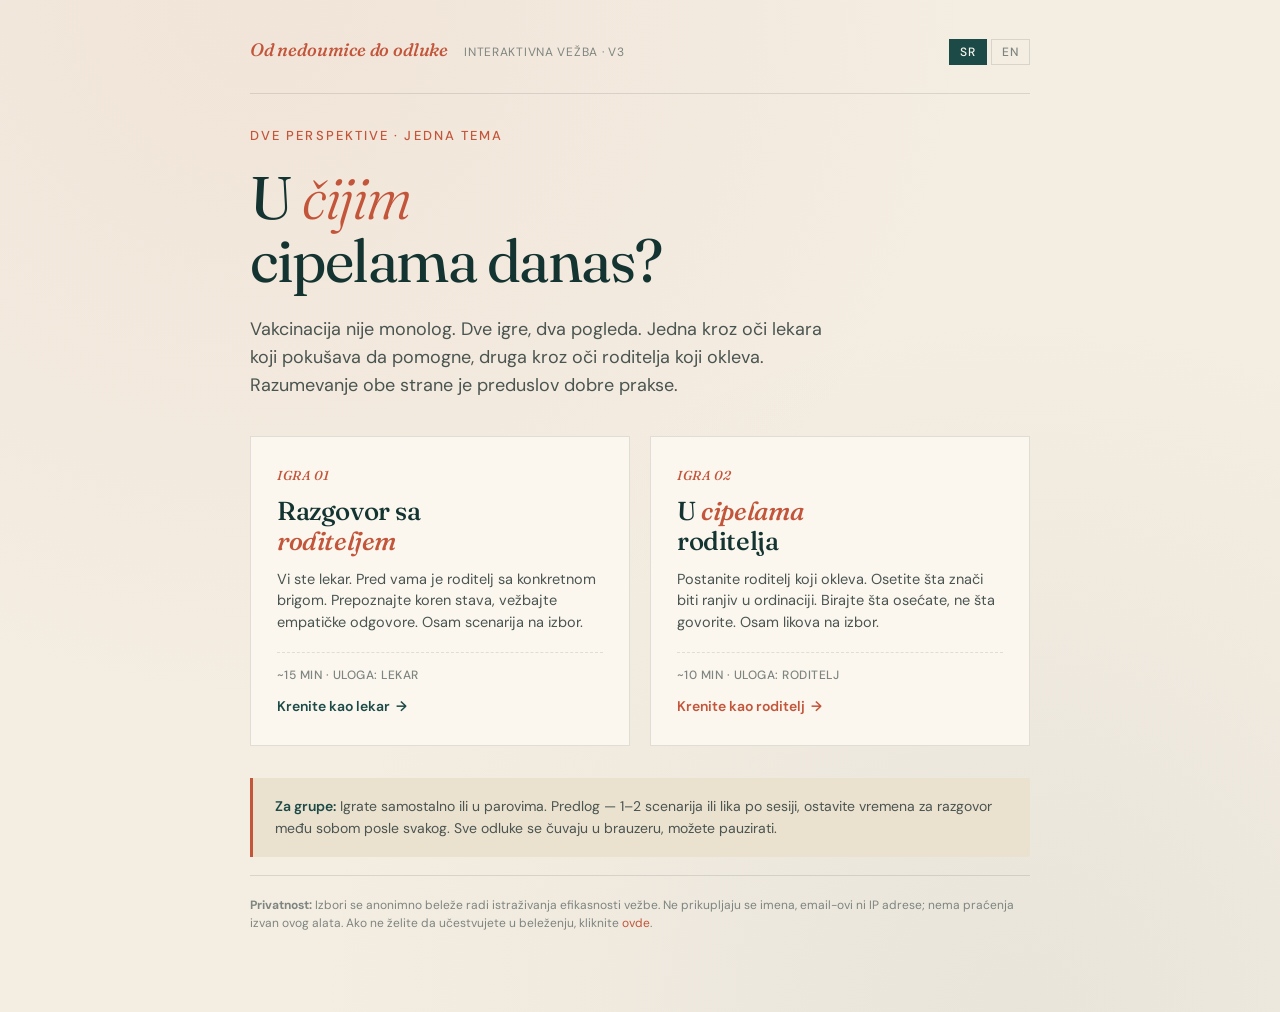
<file: index.html>
<!DOCTYPE html>
<html lang="sr-Latn">
<head>
<meta charset="UTF-8">
<meta name="viewport" content="width=device-width, initial-scale=1.0">
<meta name="game-version" content="3.0">
<title data-i18n-title="title.page">Od nedoumice do odluke — interaktivna vežba</title>
<link rel="preconnect" href="https://fonts.googleapis.com">
<link rel="preconnect" href="https://fonts.gstatic.com" crossorigin>
<link href="https://fonts.googleapis.com/css2?family=Fraunces:opsz,ital,wght@9..144,0,300..700;9..144,1,300..600&family=DM+Sans:opsz,wght@9..40,300..700&display=swap&subset=latin-ext" rel="stylesheet">
<link rel="stylesheet" href="styles.css">
</head>
<body>

<div class="container">

<header class="brand">
  <div class="brand-mark" onclick="goHome()"><span data-i18n="brand.mark1">Od nedoumice</span> <span data-i18n="brand.mark2">do odluke</span></div>
  <div class="brand-meta" data-i18n="brand.meta">interaktivna vežba · v3</div>
  <div class="lang-toggle">
    <button class="lang-pill active" data-lang="sr" onclick="setLang('sr')">SR</button>
    <button class="lang-pill" data-lang="en" onclick="setLang('en')">EN</button>
  </div>
</header>

<div id="crumb" class="crumb hidden"></div>

<!-- ─────────────── SCREEN: ROLE ─────────────── -->
<section id="s-role" class="fade-in">
  <div class="eyebrow" data-i18n="role.eyebrow">Dve perspektive · jedna tema</div>
  <h1 class="title" data-i18n="role.title">U <em>čijim</em><br>cipelama danas?</h1>
  <p class="lead" data-i18n="role.lead">Vakcinacija nije monolog. Dve igre, dva pogleda. Jedna kroz oči lekara koji pokušava da pomogne, druga kroz oči roditelja koji okleva. Razumevanje obe strane je preduslov dobre prakse.</p>

  <div class="role-grid">
    <button class="role-card" onclick="enterGame('hcp')">
      <div class="role-card-tag" data-i18n="role.hcp.tag">Igra 01</div>
      <div class="role-card-title" data-i18n="role.hcp.title">Razgovor sa<br><em>roditeljem</em></div>
      <div class="role-card-desc" data-i18n="role.hcp.desc">Vi ste lekar. Pred vama je roditelj sa konkretnom brigom. Prepoznajte koren stava, vežbajte empatičke odgovore. Osam scenarija na izbor.</div>
      <div class="role-card-meta" data-i18n="role.hcp.meta">~15 min · uloga: lekar</div>
      <span class="role-card-cta"><span data-i18n="role.hcp.cta">Krenite kao lekar</span> <span class="arrow">→</span></span>
    </button>

    <button class="role-card parent" onclick="enterGame('parent')">
      <div class="role-card-tag" data-i18n="role.parent.tag">Igra 02</div>
      <div class="role-card-title" data-i18n="role.parent.title">U <em>cipelama</em><br>roditelja</div>
      <div class="role-card-desc" data-i18n="role.parent.desc">Postanite roditelj koji okleva. Osetite šta znači biti ranjiv u ordinaciji. Birajte šta osećate, ne šta govorite. Osam likova na izbor.</div>
      <div class="role-card-meta" data-i18n="role.parent.meta">~10 min · uloga: roditelj</div>
      <span class="role-card-cta"><span data-i18n="role.parent.cta">Krenite kao roditelj</span> <span class="arrow">→</span></span>
    </button>
  </div>

  <div class="note" style="margin-top:24px" data-i18n="role.groupNote"><strong>Za grupe:</strong> Igrate samostalno ili u parovima. Predlog — 1–2 scenarija ili lika po sesiji, ostavite vremena za razgovor među sobom posle svakog. Sve odluke se čuvaju u brauzeru, možete pauzirati.</div>

  <div class="cite" style="margin-top:18px" data-i18n="role.privacy"><strong>Privatnost:</strong> Izbori se anonimno beleže radi istraživanja efikasnosti vežbe. Ne prikupljaju se imena, email-ovi ni IP adrese; nema praćenja izvan ovog alata. Ako ne želite da učestvujete u beleženju, kliknite <a onclick="setAnalyticsConsent(false)" style="cursor:pointer;color:var(--coral)">ovde</a>.</div>
</section>

<!-- ─────────────── SCREEN: HCP PROFILE ─────────────── -->
<section id="s-hcp-profile" class="hidden">
  <div class="eyebrow" data-i18n="hcpProfile.eyebrow">Igra 01 · Razgovor sa roditeljem</div>
  <h2 class="title" data-i18n="hcpProfile.title">Koja je vaša uloga<br>u zdravstvenom sistemu?</h2>
  <p class="lead" data-i18n="hcpProfile.lead">Vaš profil daje kontekst razgovoru — kako vas roditelj doživljava i šta podrazumevate o porodici. Mehanika scenarija ostaje ista.</p>
  <div class="profile-grid" id="hcpProfiles"></div>
</section>

<!-- ─────────────── SCREEN: HCP SCENARIO PICK ─────────────── -->
<section id="s-hcp-pick" class="hidden">
  <div class="eyebrow" data-i18n="hcpPick.eyebrow">Izaberite scenario</div>
  <h2 class="title" data-i18n="hcpPick.title">Pred vama je roditelj.<br>Koji danas?</h2>
  <p class="lead" data-i18n="hcpPick.lead">Osam različitih briga, osam različitih psiholoških korenova. Posle završenog razgovora možete birati drugi — ili završiti sesiju.</p>
  <div class="profile-grid" id="hcpScenarios" style="grid-template-columns:repeat(auto-fit,minmax(280px,1fr))"></div>
  <div style="margin-top:20px;display:flex;gap:12px;flex-wrap:wrap">
    <button class="btn btn-ghost" id="hcpFinish" onclick="showHcpSummary()" style="display:none" data-i18n="hcpPick.finishBtn">Završi sesiju i vidi rezultate</button>
  </div>
</section>

<!-- ─────────────── SCREEN: HCP GAME ─────────────── -->
<section id="s-hcp-game" class="hidden">
  <div class="bar-wrap">
    <div class="bar-info"><div class="bar-lbl" id="hcpScnLbl">Scenario · <strong>—</strong></div><div class="bar-step" id="hcpStepHint" data-i18n="hcpGame.stepHint">Razgovor počinje...</div></div>
    <div class="pips" id="hcpPips"></div>
  </div>
  <div class="game-layout">
    <aside class="game-side">
      <div class="side-meters">
        <div class="side-meters-hd" data-i18n="hcpGame.metersHead">Stanje roditelja</div>
        <div class="meter-v">
          <div class="meter-v-top"><span class="meter-v-lbl" data-i18n="hcpGame.meter.trust">Poverenje</span><span class="meter-v-val"><span id="trustVal">50</span><span class="delta" id="trustDel"></span></span></div>
          <div class="meter-v-track"><div class="fill trust" id="trustFill" style="width:50%"></div></div>
        </div>
        <div class="meter-v">
          <div class="meter-v-top"><span class="meter-v-lbl" data-i18n="hcpGame.meter.will">Prihvatanje vakcinacije</span><span class="meter-v-val"><span id="willVal">30</span><span class="delta" id="willDel"></span></span></div>
          <div class="meter-v-track"><div class="fill will" id="willFill" style="width:30%"></div></div>
        </div>
      </div>
    </aside>
    <div class="game-main">
      <div class="card" id="hcpCard"></div>
    </div>
  </div>
</section>

<!-- ─────────────── SCREEN: HCP SUMMARY ─────────────── -->
<section id="s-hcp-summary" class="hidden"></section>

<!-- ─────────────── SCREEN: PARENT PERSONA PICK ─────────────── -->
<section id="s-parent-pick" class="hidden">
  <div class="eyebrow" data-i18n="parentPick.eyebrow">Igra 02 · U cipelama roditelja</div>
  <h2 class="title" data-i18n="parentPick.title">Ko ste vi <em>danas</em>?</h2>
  <p class="lead" data-i18n="parentPick.lead1">Niste lekar. Niste posmatrač. Postaćete neko ko sutra ide na pregled sa nedoumicom u stomaku.</p>

  <div class="g2-intro">
    <div class="g2-intro-h" data-i18n="parentPick.g2.head">Zašto baš ova igra?</div>
    <p data-i18n="parentPick.g2.p1">Vežba je namenjena <strong>zdravstvenim radnicima</strong> — istim onima koji u Igri 01 vežbaju razgovor sa oklevajućim roditeljem. Ovde se uloge zamenjuju: postajete roditelj.</p>
    <p data-i18n="parentPick.g2.p2">Cilj nije „pobeda" — nego da iz prve ruke osetite zašto razuman čovek može da okleva. Kroz priče četiri lika vidite kako:</p>
    <ul class="g2-intro-list">
      <li data-i18n="parentPick.g2.li1"><strong>Anksioznost menja šta čujete od lekara</strong> — iste reči, drugačije značenje kad ste uplašeni.</li>
      <li data-i18n="parentPick.g2.li2"><strong>Mali znaci poštovanja menjaju spremnost za razgovor</strong> — naspram pritiska koji zatvara vrata.</li>
      <li data-i18n="parentPick.g2.li3"><strong>Iste činjenice deluju drugačije kroz različite emocionalne filtere</strong> — zašto „dokazi" ponekad ne ubeđuju.</li>
    </ul>
    <p class="g2-intro-meta" data-i18n="parentPick.g2.meta">Svaki lik traje ~10 minuta. Možete ih probati u bilo kom redosledu — svaki je drugačiji slučaj.</p>
  </div>

  <p class="lead" data-i18n="parentPick.lead2">Birajte lik koji vam je najmanje sličan — najviše ćete naučiti.</p>
  <div class="persona-grid" id="personas"></div>
  <div class="note" data-i18n="parentPick.note"><strong>Napomena:</strong> Ovo nije test ispravnih odgovora. Svaki izbor je pokušaj da budete iskreni prema osećaju lika. Nema „pobeđujem" — postoji samo iskustvo.</div>
</section>

<!-- ─────────────── SCREEN: PARENT GAME ─────────────── -->
<section id="s-parent-game" class="hidden">
  <div class="bar-wrap">
    <div class="bar-info"><div class="bar-lbl" id="pPersonaLbl">—</div><div class="bar-step" id="pSceneHint">Scena 1/4</div></div>
    <div class="pips" id="pPips"></div>
  </div>
  <div class="game-layout">
    <aside class="game-side">
      <div class="side-meters">
        <div class="side-meters-hd" data-i18n="parentGame.metersHead">Tvoje stanje</div>
        <div class="meter-v">
          <div class="meter-v-top"><span class="meter-v-lbl" data-i18n="parentGame.meter.anks">Anksioznost</span><span class="meter-v-val"><span id="anksVal">50</span><span class="delta" id="anksDel"></span></span></div>
          <div class="meter-v-track"><div class="fill anks" id="anksFill" style="width:50%"></div></div>
        </div>
        <div class="meter-v">
          <div class="meter-v-top"><span class="meter-v-lbl" data-i18n="parentGame.meter.sas">Saslušanost</span><span class="meter-v-val"><span id="sasVal">0</span><span class="delta" id="sasDel"></span></span></div>
          <div class="meter-v-track"><div class="fill sas" id="sasFill" style="width:0%"></div></div>
        </div>
        <div class="meter-v">
          <div class="meter-v-top"><span class="meter-v-lbl" data-i18n="parentGame.meter.otv">Otvorenost</span><span class="meter-v-val"><span id="otvVal">15</span><span class="delta" id="otvDel"></span></span></div>
          <div class="meter-v-track"><div class="fill otv" id="otvFill" style="width:15%"></div></div>
        </div>
        <div class="meter-v meter-v-key">
          <div class="meter-v-top"><span class="meter-v-lbl" data-i18n="parentGame.meter.dec">Prihvatanje vakcinacije</span><span class="meter-v-val"><span id="decVal">20</span><span class="delta" id="decDel"></span></span></div>
          <div class="meter-v-track"><div class="fill dec" id="decFill" style="width:20%"></div></div>
          <div class="meter-v-anno"><span data-i18n="parentGame.meter.against">protiv vakcinacije</span><span data-i18n="parentGame.meter.for">za vakcinaciju</span></div>
        </div>
      </div>
    </aside>
    <div class="game-main">
      <div id="pCard"></div>
    </div>
  </div>
</section>

</div>

<script src="ui.js"></script>
<script src="analytics.js"></script>
<script src="scenarios.js"></script>
<script src="personas.js"></script>
<script src="engine.js"></script>

</body>
</html>
</file>
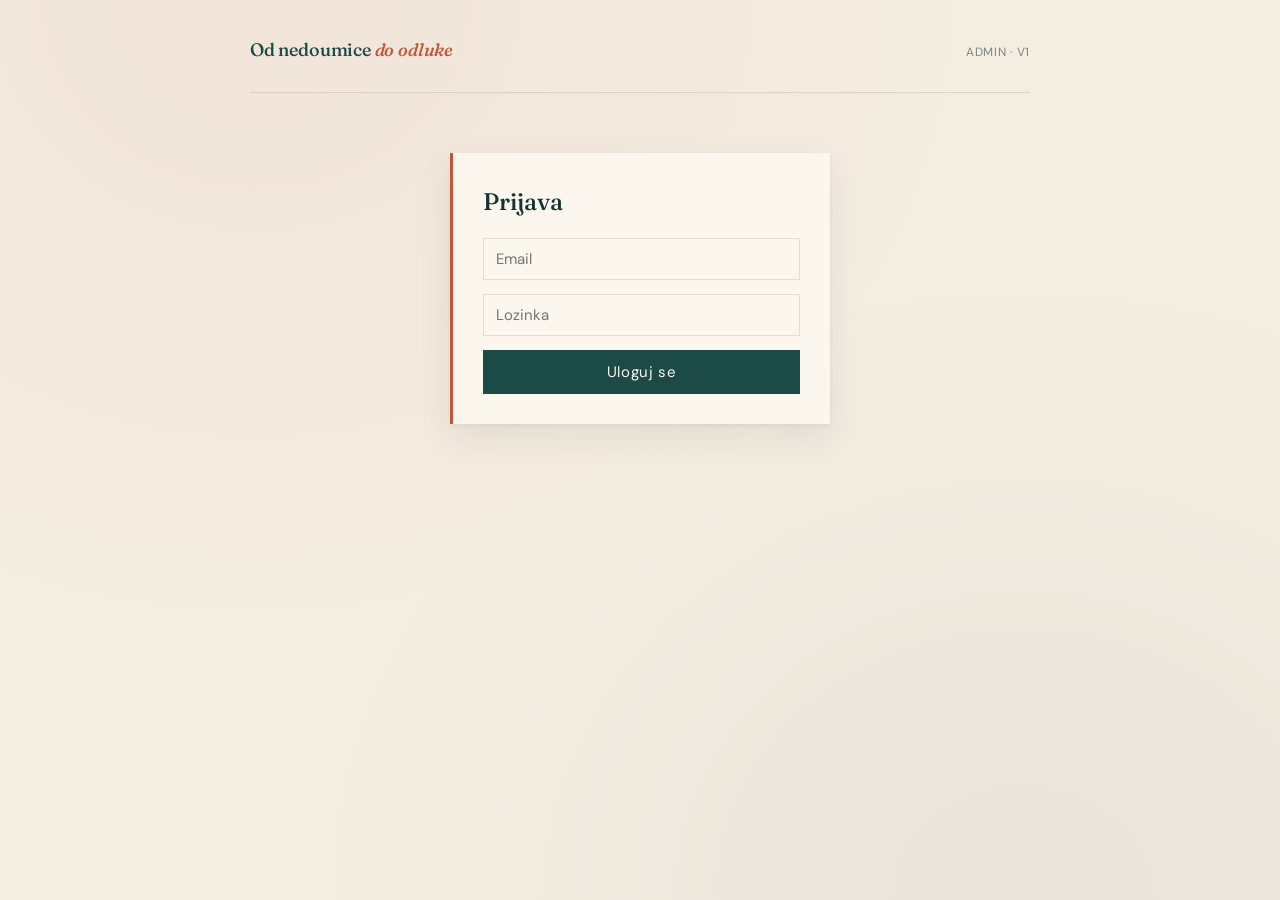
<file: admin.html>
<!DOCTYPE html>
<html lang="sr-Latn">
<head>
<meta charset="UTF-8">
<meta name="viewport" content="width=device-width, initial-scale=1.0">
<title>Admin · Od nedoumice do odluke</title>
<link rel="preconnect" href="https://fonts.googleapis.com">
<link rel="preconnect" href="https://fonts.gstatic.com" crossorigin>
<link href="https://fonts.googleapis.com/css2?family=Fraunces:opsz,ital,wght@9..144,0,300..700;9..144,1,300..600&family=DM+Sans:opsz,wght@9..40,300..700&display=swap&subset=latin-ext" rel="stylesheet">
<link rel="stylesheet" href="styles.css">
<style>
  .login-form{max-width:380px;margin:60px auto;background:var(--paper);padding:30px;border-left:3px solid var(--coral);box-shadow:var(--shadow)}
  .login-form h2{font-family:'Fraunces',serif;font-weight:500;font-size:24px;margin-bottom:18px;color:var(--teal-deep)}
  .login-form input{display:block;width:100%;padding:10px 12px;margin-bottom:14px;border:1px solid var(--border);font-family:inherit;font-size:15px;background:var(--paper);box-sizing:border-box}
  .login-form button{width:100%;padding:12px;background:var(--teal);color:var(--paper);border:none;font-family:inherit;font-size:15px;letter-spacing:.04em;cursor:pointer}
  .login-form button:hover{background:var(--teal-deep)}
  .err{color:var(--err);background:var(--err-bg);padding:8px 12px;font-size:14px;margin:8px 0}
  .admin-top{display:flex;justify-content:space-between;align-items:baseline;margin-bottom:24px;flex-wrap:wrap;gap:12px}
  .admin-top-email{font-size:13px;color:var(--ink-muted)}
  .admin-top button{padding:8px 14px;background:transparent;color:var(--ink-soft);border:1px solid var(--border);font-family:inherit;font-size:13px;cursor:pointer}
  .admin-top button:hover{background:var(--cream-warm)}
  .hub-grid{display:grid;grid-template-columns:repeat(auto-fit,minmax(240px,1fr));gap:18px;margin:18px 0 36px}
  .hub-card{display:block;background:var(--paper);border:1px solid var(--border);padding:24px 22px;text-decoration:none;color:inherit;transition:all .2s ease;position:relative;overflow:hidden}
  .hub-card::before{content:"";position:absolute;left:0;top:0;bottom:0;width:3px;background:var(--coral);transform:scaleY(0);transform-origin:top;transition:transform .25s ease}
  .hub-card:hover{transform:translateY(-2px);box-shadow:var(--shadow)}
  .hub-card:hover::before{transform:scaleY(1)}
  .hub-card-icon{font-size:24px;margin-bottom:10px;color:var(--coral)}
  .hub-card-title{font-family:'Fraunces',serif;font-size:22px;color:var(--teal-deep);font-weight:500;margin-bottom:6px;line-height:1.2}
  .hub-card-desc{font-size:13.5px;color:var(--ink-soft);line-height:1.5}
  .hub-card-cta{margin-top:14px;font-size:12px;letter-spacing:.12em;text-transform:uppercase;color:var(--coral);font-weight:600}

  .settings{background:var(--paper);border:1px solid var(--border);border-left:3px solid var(--teal);padding:26px 28px}
  .settings h3{font-family:'Fraunces',serif;font-size:22px;color:var(--teal-deep);margin-bottom:6px;font-weight:500}
  .settings p.lead{font-size:14.5px;color:var(--ink-soft);margin-bottom:20px;line-height:1.55}
  .settings-row{display:grid;grid-template-columns:1fr 1fr;gap:18px;margin-bottom:18px}
  @media(max-width:680px){.settings-row{grid-template-columns:1fr}}
  .settings label{display:block;font-size:11px;letter-spacing:.12em;text-transform:uppercase;color:var(--ink-muted);margin-bottom:4px;font-weight:500}
  .settings input[type="text"],.settings input[type="url"]{display:block;width:100%;padding:10px 12px;border:1px solid var(--border);font-family:inherit;font-size:14px;background:var(--paper);box-sizing:border-box;color:var(--ink)}
  .mode-options{display:flex;gap:8px;flex-wrap:wrap;margin-top:2px}
  .mode-opt{flex:1;min-width:140px;padding:10px 14px;border:1px solid var(--border);background:var(--paper);cursor:pointer;transition:all .15s ease;text-align:left}
  .mode-opt:hover{background:var(--cream-warm)}
  .mode-opt.sel{border-color:var(--teal);background:var(--cream-warm)}
  .mode-opt-name{font-size:14px;font-weight:600;color:var(--ink);margin-bottom:2px}
  .mode-opt.sel .mode-opt-name{color:var(--teal-deep)}
  .mode-opt-desc{font-size:11.5px;color:var(--ink-muted);line-height:1.4}
  .hint{font-size:12px;color:var(--ink-muted);margin-top:4px;line-height:1.45;font-style:italic}
  .url-box{background:var(--cream-warm);padding:14px 16px;border-left:3px solid var(--teal);margin-top:18px;word-break:break-all;font-family:'DM Sans',monospace;font-size:13px;line-height:1.5;color:var(--ink-soft)}
  .url-box strong{color:var(--teal);font-weight:600}
  .qr-row{display:grid;grid-template-columns:1fr auto;gap:24px;margin-top:18px;align-items:start}
  @media(max-width:680px){.qr-row{grid-template-columns:1fr}}
  .actions{display:flex;gap:10px;flex-wrap:wrap}
  .actions button{padding:10px 14px;font-family:inherit;font-size:14px;border:none;cursor:pointer;color:var(--paper);background:var(--teal)}
  .actions button:hover{background:var(--teal-deep)}
  .actions button.ghost{background:transparent;color:var(--ink-soft);border:1px solid var(--border)}
  .actions button.ghost:hover{background:var(--cream-warm)}
  .qr-preview{padding:16px;background:var(--paper);border:1px solid var(--border);text-align:center;min-width:200px}
  .qr-preview canvas{display:block;margin:0 auto;max-width:200px;height:auto}
  .qr-preview-hint{font-size:11px;color:var(--ink-muted);margin-top:8px;letter-spacing:.05em}
</style>
</head>
<body>

<div class="container">

<header class="brand">
  <div class="brand-mark"><a href="index.html" style="color:inherit;text-decoration:none">Od nedoumice <span>do odluke</span></a></div>
  <div class="brand-meta">admin · v1</div>
</header>

<section id="login-view">
  <form class="login-form" onsubmit="event.preventDefault();window._doLogin()">
    <h2>Prijava</h2>
    <input id="email" type="email" placeholder="Email" autocomplete="email" required>
    <input id="password" type="password" placeholder="Lozinka" autocomplete="current-password" required>
    <button type="submit">Uloguj se</button>
    <div id="login-err" class="err" style="display:none;margin-top:14px"></div>
  </form>
</section>

<section id="admin-view" style="display:none">
  <div class="admin-top">
    <div>
      <div class="eyebrow">Facilitator dashboard</div>
      <h2 class="title" style="font-size:32px;margin-bottom:0">Admin <em>panel</em></h2>
    </div>
    <div style="display:flex;align-items:center;gap:14px">
      <span class="admin-top-email" id="userEmail"></span>
      <button onclick="window._logout()">Odjava</button>
    </div>
  </div>

  <div class="hub-grid">
    <a class="hub-card" href="stats.html">
      <div class="hub-card-icon">📊</div>
      <div class="hub-card-title">Statistika</div>
      <div class="hub-card-desc">Ishodi po scenariju, drop-off, najnoviji događaji. Filter po radionici i datumu.</div>
      <div class="hub-card-cta">Otvori →</div>
    </a>
    <a class="hub-card" href="qr.html">
      <div class="hub-card-icon">🔲</div>
      <div class="hub-card-title">QR generator</div>
      <div class="hub-card-desc">Brzi QR za radionicu — samo workshop ID. Štampaj ili preuzmi PNG.</div>
      <div class="hub-card-cta">Otvori →</div>
    </a>
    <a class="hub-card" href="index.html" target="_blank">
      <div class="hub-card-icon">🎮</div>
      <div class="hub-card-title">Direktan link na igru</div>
      <div class="hub-card-desc">Otvori igru u novom tabu — bez parametara, samo da brzo proveriš da li radi.</div>
      <div class="hub-card-cta">Otvori →</div>
    </a>
  </div>

  <div class="settings">
    <h3>Podešavanja radionice</h3>
    <p class="lead">Generiše prilagođen URL koji uključuje workshop ID i režim igre. Polaznici skeniraju QR i automatski dobijaju te postavke.</p>

    <div class="settings-row">
      <div>
        <label for="cfg-base">Bazni URL</label>
        <input id="cfg-base" type="url" placeholder="https://stefanmr.github.io/hpvGame/">
        <div class="hint">Adresa gde je igra hostovana. Auto-detektuje se.</div>
      </div>
      <div>
        <label for="cfg-wid">Workshop ID</label>
        <input id="cfg-wid" type="text" placeholder="novi-sad-2026-05" autocomplete="off">
        <div class="hint">Slug, npr. <code>grad-godina-mesec</code>. Opciono — može i bez.</div>
      </div>
    </div>

    <label>Režim igre</label>
    <div class="mode-options">
      <div class="mode-opt sel" data-mode="retry" onclick="window._setMode('retry')">
        <div class="mode-opt-name">Retry (default)</div>
        <div class="mode-opt-desc">Pogrešan odgovor smanjuje skor, ali igrač mora da pogodi tačan da nastavi. Pedagoški — uvodne sesije.</div>
      </div>
      <div class="mode-opt" data-mode="sim" onclick="window._setMode('sim')">
        <div class="mode-opt-name">Simulacija</div>
        <div class="mode-opt-desc">Bilo koji izbor zaključa korak i scenario ide dalje sa posledicama. Realističan — završne / ispitne sesije.</div>
      </div>
    </div>

    <label style="margin-top:18px">Jezik igre</label>
    <div class="mode-options">
      <div class="mode-opt sel" data-lang="sr" onclick="window._setLang('sr')">
        <div class="mode-opt-name">SR (default)</div>
        <div class="mode-opt-desc">Srpski (latinica). Originalni sadržaj.</div>
      </div>
      <div class="mode-opt" data-lang="en" onclick="window._setLang('en')">
        <div class="mode-opt-name">EN</div>
        <div class="mode-opt-desc">Engleski prevod. Za međunarodne polaznike ili poređenje publika.</div>
      </div>
    </div>

    <div class="url-box"><strong>URL:</strong> <span id="genUrl">—</span></div>

    <div class="qr-row">
      <div>
        <div class="actions">
          <button onclick="window._copyUrl()">Kopiraj URL</button>
          <button onclick="window._openQr()">Otvori u QR generatoru</button>
          <button class="ghost" onclick="window._testGame()">Testiraj sada</button>
        </div>
        <div class="hint" style="margin-top:14px">QR preview ispod je za brzu vizualnu proveru — za štampu koristi <a href="qr.html" style="color:var(--coral)">QR generator</a> (može da ucita URL kao Bazni URL).</div>
      </div>
      <div class="qr-preview">
        <canvas id="qr-canvas"></canvas>
        <div class="qr-preview-hint">Preview</div>
      </div>
    </div>
  </div>

  <div class="cite" style="margin-top:28px">
    <strong>Napomena za istraživanje:</strong> Režim i jezik sesije se beleže u analitici (<code>payload.mode</code>, <code>payload.lang</code>) zajedno sa workshop ID-jem, tako da se u stats.html mogu filtrirati i razdvojiti retry vs simulacija sesije i SR vs EN publika.
  </div>
</section>

</div>

<script type="module">
import { createClient } from "https://esm.sh/@supabase/supabase-js@2";
import QRCode from "https://esm.sh/qrcode@1.5.4";

const SUPA_URL = "https://xahvkqtmguflkzixxysz.supabase.co";
const SUPA_KEY = "sb_publishable_XtWSITf0P0a1LvJAFBs_qw_5qTKjAfS";
const supa = createClient(SUPA_URL, SUPA_KEY);

let currentMode = "retry";
let currentLang = "sr";

window._doLogin = async () => {
  const email = document.getElementById("email").value.trim();
  const password = document.getElementById("password").value;
  const errEl = document.getElementById("login-err");
  errEl.style.display = "none";
  const { error } = await supa.auth.signInWithPassword({ email, password });
  if (error) {
    errEl.textContent = error.message;
    errEl.style.display = "block";
    return;
  }
  await showAdmin();
};

window._logout = async () => {
  await supa.auth.signOut();
  location.reload();
};

window._setMode = (m) => {
  currentMode = m;
  document.querySelectorAll(".mode-opt[data-mode]").forEach(el => {
    el.classList.toggle("sel", el.dataset.mode === m);
  });
  updateUrl();
};

window._setLang = (l) => {
  currentLang = l;
  document.querySelectorAll(".mode-opt[data-lang]").forEach(el => {
    el.classList.toggle("sel", el.dataset.lang === l);
  });
  updateUrl();
};

function detectBase() {
  const u = new URL(location.href);
  u.pathname = u.pathname.replace(/admin\.html$|qr\.html$|stats\.html$/, "");
  u.search = "";
  u.hash = "";
  let s = u.toString();
  if (!s.endsWith("/")) s += "/";
  return s;
}

function buildUrl() {
  const base = (document.getElementById("cfg-base").value || "").trim();
  const wid = (document.getElementById("cfg-wid").value || "").trim().toLowerCase().replace(/\s+/g, "-").replace(/[^a-z0-9-]/g, "");
  const params = new URLSearchParams();
  if (wid) params.set("w", wid);
  if (currentMode && currentMode !== "retry") params.set("mode", currentMode);
  if (currentLang && currentLang !== "sr") params.set("lang", currentLang);
  const qs = params.toString();
  return base + (qs ? "?" + qs : "");
}

function updateUrl() {
  const url = buildUrl();
  document.getElementById("genUrl").textContent = url || "—";
  renderQr(url);
}

async function renderQr(url) {
  const canvas = document.getElementById("qr-canvas");
  if (!url) { canvas.width = 0; return; }
  try {
    await QRCode.toCanvas(canvas, url, {
      margin: 2,
      width: 220,
      color: { dark: "#143432", light: "#fbf7ef" }
    });
  } catch (e) {
    console.error(e);
  }
}

window._copyUrl = async () => {
  const url = buildUrl();
  if (!url) return;
  try {
    await navigator.clipboard.writeText(url);
    const btn = event.target;
    const orig = btn.textContent;
    btn.textContent = "Kopirano ✓";
    setTimeout(() => btn.textContent = orig, 1200);
  } catch (e) {
    alert("Ne mogu da kopiram. URL je: " + url);
  }
};

window._openQr = () => {
  const url = buildUrl();
  if (!url) return;
  const qrUrl = "qr.html#prefill=" + encodeURIComponent(url);
  window.open(qrUrl, "_blank");
};

window._testGame = () => {
  const url = buildUrl();
  if (!url) return;
  window.open(url, "_blank");
};

async function showAdmin() {
  document.getElementById("login-view").style.display = "none";
  document.getElementById("admin-view").style.display = "block";
  const { data: { session } } = await supa.auth.getSession();
  if (session?.user?.email) {
    document.getElementById("userEmail").textContent = session.user.email;
  }
  document.getElementById("cfg-base").value = detectBase();
  document.getElementById("cfg-base").addEventListener("input", updateUrl);
  document.getElementById("cfg-wid").addEventListener("input", updateUrl);
  updateUrl();
}

// Auto-skip login if session exists
(async () => {
  const { data: { session } } = await supa.auth.getSession();
  if (session) await showAdmin();
})();
</script>

</body>
</html>
</file>
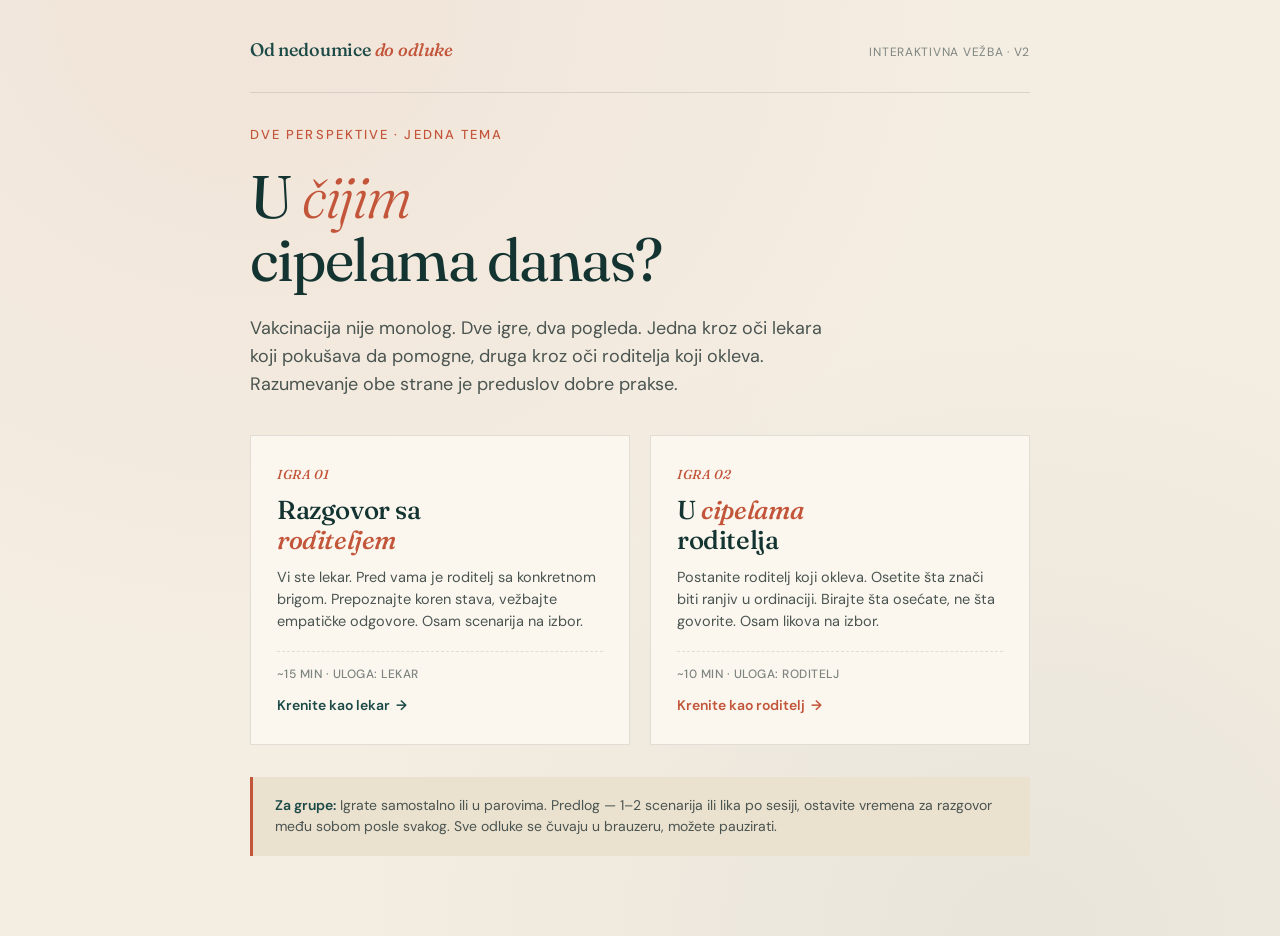
<file: od_nedoumice_do_odluke.html>
<!DOCTYPE html>
<html lang="sr-Latn">
<head>
<meta charset="UTF-8">
<meta name="viewport" content="width=device-width, initial-scale=1.0">
<title>Od nedoumice do odluke — interaktivna vežba</title>
<link rel="preconnect" href="https://fonts.googleapis.com">
<link rel="preconnect" href="https://fonts.gstatic.com" crossorigin>
<link href="https://fonts.googleapis.com/css2?family=Fraunces:opsz,ital,wght@9..144,0,300..700;9..144,1,300..600&family=DM+Sans:opsz,wght@9..40,300..700&display=swap&subset=latin-ext" rel="stylesheet">
<link rel="stylesheet" href="styles.css">
</head>
<body>

<div class="container">

<header class="brand">
  <div class="brand-mark" onclick="goHome()">Od nedoumice <span>do odluke</span></div>
  <div class="brand-meta">interaktivna vežba · v2</div>
</header>

<div id="crumb" class="crumb hidden"></div>

<!-- ─────────────── SCREEN: ROLE ─────────────── -->
<section id="s-role" class="fade-in">
  <div class="eyebrow">Dve perspektive · jedna tema</div>
  <h1 class="title">U <em>čijim</em><br>cipelama danas?</h1>
  <p class="lead">Vakcinacija nije monolog. Dve igre, dva pogleda. Jedna kroz oči lekara koji pokušava da pomogne, druga kroz oči roditelja koji okleva. Razumevanje obe strane je preduslov dobre prakse.</p>

  <div class="role-grid">
    <button class="role-card" onclick="enterGame('hcp')">
      <div class="role-card-tag">Igra 01</div>
      <div class="role-card-title">Razgovor sa<br><em>roditeljem</em></div>
      <div class="role-card-desc">Vi ste lekar. Pred vama je roditelj sa konkretnom brigom. Prepoznajte koren stava, vežbajte empatičke odgovore. Osam scenarija na izbor.</div>
      <div class="role-card-meta">~15 min · uloga: lekar</div>
      <span class="role-card-cta">Krenite kao lekar <span class="arrow">→</span></span>
    </button>

    <button class="role-card parent" onclick="enterGame('parent')">
      <div class="role-card-tag">Igra 02</div>
      <div class="role-card-title">U <em>cipelama</em><br>roditelja</div>
      <div class="role-card-desc">Postanite roditelj koji okleva. Osetite šta znači biti ranjiv u ordinaciji. Birajte šta osećate, ne šta govorite. Osam likova na izbor.</div>
      <div class="role-card-meta">~10 min · uloga: roditelj</div>
      <span class="role-card-cta">Krenite kao roditelj <span class="arrow">→</span></span>
    </button>
  </div>

  <div class="note" style="margin-top:24px"><strong>Za grupe:</strong> Igrate samostalno ili u parovima. Predlog — 1–2 scenarija ili lika po sesiji, ostavite vremena za razgovor među sobom posle svakog. Sve odluke se čuvaju u brauzeru, možete pauzirati.</div>
</section>

<!-- ─────────────── SCREEN: HCP PROFILE ─────────────── -->
<section id="s-hcp-profile" class="hidden">
  <div class="eyebrow">Igra 01 · Razgovor sa roditeljem</div>
  <h2 class="title">Koja je vaša uloga<br>u zdravstvenom sistemu?</h2>
  <p class="lead">Vaš profil daje kontekst razgovoru — kako vas roditelj doživljava i šta podrazumevate o porodici. Mehanika scenarija ostaje ista.</p>
  <div class="profile-grid" id="hcpProfiles"></div>
</section>

<!-- ─────────────── SCREEN: HCP SCENARIO PICK ─────────────── -->
<section id="s-hcp-pick" class="hidden">
  <div class="eyebrow">Izaberite scenario</div>
  <h2 class="title">Pred vama je roditelj.<br>Koji danas?</h2>
  <p class="lead">Osam različitih briga, osam različitih psiholoških korenova. Posle završenog razgovora možete birati drugi — ili završiti sesiju.</p>
  <div class="profile-grid" id="hcpScenarios" style="grid-template-columns:repeat(auto-fit,minmax(280px,1fr))"></div>
  <div style="margin-top:20px;display:flex;gap:12px;flex-wrap:wrap">
    <button class="btn btn-ghost" id="hcpFinish" onclick="showHcpSummary()" style="display:none">Završi sesiju i vidi rezultate</button>
  </div>
</section>

<!-- ─────────────── SCREEN: HCP GAME ─────────────── -->
<section id="s-hcp-game" class="hidden">
  <div class="bar-wrap">
    <div class="bar-info"><div class="bar-lbl" id="hcpScnLbl">Scenario · <strong>—</strong></div><div class="bar-step" id="hcpStepHint">Razgovor počinje...</div></div>
    <div class="pips" id="hcpPips"></div>
  </div>
  <div class="game-layout">
    <aside class="game-side">
      <div class="side-meters">
        <div class="side-meters-hd">Stanje roditelja</div>
        <div class="meter-v">
          <div class="meter-v-top"><span class="meter-v-lbl">Poverenje</span><span class="meter-v-val"><span id="trustVal">50</span><span class="delta" id="trustDel"></span></span></div>
          <div class="meter-v-track"><div class="fill trust" id="trustFill" style="width:50%"></div></div>
        </div>
        <div class="meter-v">
          <div class="meter-v-top"><span class="meter-v-lbl">Spremnost za vakcinu</span><span class="meter-v-val"><span id="willVal">30</span><span class="delta" id="willDel"></span></span></div>
          <div class="meter-v-track"><div class="fill will" id="willFill" style="width:30%"></div></div>
        </div>
      </div>
    </aside>
    <div class="game-main">
      <div class="card" id="hcpCard"></div>
    </div>
  </div>
</section>

<!-- ─────────────── SCREEN: HCP SUMMARY ─────────────── -->
<section id="s-hcp-summary" class="hidden"></section>

<!-- ─────────────── SCREEN: PARENT PERSONA PICK ─────────────── -->
<section id="s-parent-pick" class="hidden">
  <div class="eyebrow">Igra 02 · U cipelama roditelja</div>
  <h2 class="title">Ko ste vi <em>danas</em>?</h2>
  <p class="lead">Niste lekar. Niste posmatrač. Postaćete neko ko sutra ide na pregled sa nedoumicom u stomaku. Birajte lik koji vam je najmanje sličan — najviše ćete naučiti.</p>
  <div class="persona-grid" id="personas"></div>
  <div class="note"><strong>Napomena:</strong> Ovo nije test ispravnih odgovora. Svaki izbor je pokušaj da budete iskreni prema osećaju lika. Nema „pobeđujem" — postoji samo iskustvo.</div>
</section>

<!-- ─────────────── SCREEN: PARENT GAME ─────────────── -->
<section id="s-parent-game" class="hidden">
  <div class="bar-wrap">
    <div class="bar-info"><div class="bar-lbl" id="pPersonaLbl">—</div><div class="bar-step" id="pSceneHint">Scena 1/4</div></div>
    <div class="pips" id="pPips"></div>
  </div>
  <div class="game-layout">
    <aside class="game-side">
      <div class="side-meters">
        <div class="side-meters-hd">Tvoje stanje</div>
        <div class="meter-v">
          <div class="meter-v-top"><span class="meter-v-lbl">Anksioznost</span><span class="meter-v-val"><span id="anksVal">50</span><span class="delta" id="anksDel"></span></span></div>
          <div class="meter-v-track"><div class="fill anks" id="anksFill" style="width:50%"></div></div>
        </div>
        <div class="meter-v">
          <div class="meter-v-top"><span class="meter-v-lbl">Saslušano</span><span class="meter-v-val"><span id="sasVal">0</span><span class="delta" id="sasDel"></span></span></div>
          <div class="meter-v-track"><div class="fill sas" id="sasFill" style="width:0%"></div></div>
        </div>
        <div class="meter-v">
          <div class="meter-v-top"><span class="meter-v-lbl">Otvorenost</span><span class="meter-v-val"><span id="otvVal">15</span><span class="delta" id="otvDel"></span></span></div>
          <div class="meter-v-track"><div class="fill otv" id="otvFill" style="width:15%"></div></div>
        </div>
        <div class="meter-v meter-v-key">
          <div class="meter-v-top"><span class="meter-v-lbl">Odluka</span><span class="meter-v-val"><span id="decVal">20</span><span class="delta" id="decDel"></span></span></div>
          <div class="meter-v-track"><div class="fill dec" id="decFill" style="width:20%"></div></div>
          <div class="meter-v-anno"><span>protiv vakcinacije</span><span>za vakcinaciju</span></div>
        </div>
      </div>
    </aside>
    <div class="game-main">
      <div id="pCard"></div>
    </div>
  </div>
</section>

</div>

<script src="scenarios.js"></script>
<script src="personas.js"></script>
<script>
/* ════════════════════════════════════════════════════
   STATE
   ════════════════════════════════════════════════════ */
const STORAGE_KEY="ondk_v2";
let S={
  screen:"role",
  game:null,        // 'hcp' or 'parent'
  hcpProfile:null,
  hcpScenarioIdx:null,
  hcpCompletedScenarios:[],
  hcpStepIdx:0,
  trust:50,will:30,
  hcpResults:[],
  totalRoots:0,totalGood:0,
  personaIdx:null,
  pSceneIdx:0,
  pPath:[],         // unlocks
  pChoices:[],
  anks:50,sas:0,otv:15,odluka:20,
  pEnding:null
};

function loadState(){try{const x=localStorage.getItem(STORAGE_KEY);if(x){Object.assign(S,JSON.parse(x));if(S.hcpProfile==="skolski")S.hcpProfile="specijalista";return 1}}catch(e){}return 0}
function saveState(){try{localStorage.setItem(STORAGE_KEY,JSON.stringify(S))}catch(e){}}
function resetState(){if(!confirm("Resetuj sve i počni iznova?"))return;try{localStorage.removeItem(STORAGE_KEY)}catch(e){}location.reload()}

function goHome(){if(S.screen!=="role"&&!confirm("Vratiti se na početak? Trenutni napredak se čuva."))return;showScreen("role");S.screen="role";saveState()}

function showScreen(id){["s-role","s-hcp-profile","s-hcp-pick","s-hcp-game","s-hcp-summary","s-parent-pick","s-parent-game"].forEach(x=>document.getElementById(x).classList.add("hidden"));document.getElementById("s-"+id).classList.remove("hidden");updateCrumb(id);window.scrollTo({top:0,behavior:"smooth"})}

function updateCrumb(id){
  const c=document.getElementById("crumb");
  let parts=[];
  if(id==="role"){c.classList.add("hidden");return}
  c.classList.remove("hidden");
  parts.push('<a onclick="goHome()">Početak</a>');
  if(id==="hcp-profile"||id==="hcp-pick"||id==="hcp-game"||id==="hcp-summary"){parts.push('<span class="crumb-sep">·</span><a onclick="showScreen(\'hcp-profile\')">Lekar</a>')}
  if(id==="hcp-pick"||id==="hcp-game"||id==="hcp-summary"){parts.push('<span class="crumb-sep">·</span><a onclick="showScreen(\'hcp-pick\')">Scenariji</a>')}
  if(id==="parent-pick"||id==="parent-game"){parts.push('<span class="crumb-sep">·</span><a onclick="showScreen(\'parent-pick\')">Roditelj</a>')}
  c.innerHTML=parts.join("")
}

/* ════════════════════════════════════════════════════
   ENTRY POINTS
   ════════════════════════════════════════════════════ */
function enterGame(g){
  S.game=g;
  if(g==="hcp"){
    if(!S.hcpProfile)showHcpProfiles();
    else showScreen("hcp-pick"),renderHcpScenarios();
  }else{
    showScreen("parent-pick");
    renderPersonas();
  }
  saveState()
}

function showHcpProfiles(){
  showScreen("hcp-profile");
  const g=document.getElementById("hcpProfiles");
  g.innerHTML=HCP_PROFILES.map(p=>`<button class="profile-card${S.hcpProfile===p.id?' selected':''}" onclick="pickHcp('${p.id}')"><div class="profile-name">${p.name}</div><div class="profile-desc">${p.desc}</div></button>`).join("")
}

function pickHcp(id){
  S.hcpProfile=id;
  saveState();
  showScreen("hcp-pick");
  renderHcpScenarios()
}

function renderHcpScenarios(){
  const g=document.getElementById("hcpScenarios");
  g.innerHTML=HCP_SCENARIOS.map((s,i)=>{
    const done=S.hcpCompletedScenarios.includes(i);
    return `<button class="profile-card${done?' selected':''}" onclick="startHcpScenario(${i})"><div style="font-family:'Fraunces',serif;font-style:italic;color:var(--coral);font-size:12px;margin-bottom:4px;font-weight:500">Scenario ${String(i+1).padStart(2,'0')}${done?' · završen':''}</div><div class="profile-name" style="font-size:17px">${s.title}</div><div class="profile-desc" style="font-size:13px;margin-top:6px">${s.parent.l}</div></button>`
  }).join("");
  document.getElementById("hcpFinish").style.display=S.hcpCompletedScenarios.length>0?"inline-flex":"none"
}

/* ════════════════════════════════════════════════════
   HCP GAME
   ════════════════════════════════════════════════════ */
const HCP_IMPACT={
  root:{correct:{trust:5},incorrect:{trust:-3}},
  affirm:{good:{trust:15},neutral:{trust:0},bad:{trust:-15}},
  refute:{good:{trust:10,will:20},neutral:{will:5},bad:{trust:-10,will:-10}},
  facts:{good:{trust:5,will:20},neutral:{will:5}}
};

function clamp(v){return Math.max(0,Math.min(100,v))}

function startHcpScenario(idx){
  S.hcpScenarioIdx=idx;
  S.hcpStepIdx=0;
  S.trust=50;S.will=30;
  showScreen("hcp-game");
  renderHcpPips();
  renderHcpMeters(0);
  renderHcpScenarioCard();
  saveState()
}

function renderHcpPips(){
  const sc=HCP_SCENARIOS[S.hcpScenarioIdx];
  const w=document.getElementById("hcpPips");
  w.innerHTML="";
  for(let i=0;i<sc.steps.length;i++){
    const p=document.createElement("div");
    p.className="pip";
    if(i<S.hcpStepIdx)p.classList.add("done");
    else if(i===S.hcpStepIdx)p.classList.add("current");
    w.appendChild(p)
  }
}

function renderHcpMeters(animate,dt,dw){
  document.getElementById("trustFill").style.width=S.trust+"%";
  document.getElementById("willFill").style.width=S.will+"%";
  document.getElementById("trustVal").textContent=Math.round(S.trust);
  document.getElementById("willVal").textContent=Math.round(S.will);
  if(animate){showDelta("trustDel",dt);showDelta("willDel",dw)}
}

function showDelta(id,v){
  if(!v)return;
  const e=document.getElementById(id);
  e.textContent=(v>0?"+":"")+v;
  e.classList.remove("pos","neg");
  e.classList.add(v>0?"pos":"neg");
  e.classList.add("show");
  setTimeout(()=>e.classList.remove("show"),2400)
}

function renderHcpScenarioCard(){
  const sc=HCP_SCENARIOS[S.hcpScenarioIdx];
  document.getElementById("hcpScnLbl").innerHTML=`Scenario · <strong>${String(S.hcpScenarioIdx+1).padStart(2,'0')} / ${String(HCP_SCENARIOS.length).padStart(2,'0')}</strong>`;
  const card=document.getElementById("hcpCard");
  card.innerHTML=`<div class="scn-hdr fade-in"><div class="scn-num">Scenario ${String(S.hcpScenarioIdx+1).padStart(2,'0')}</div><h2 class="scn-title">${sc.title}</h2></div><div class="bubble parent fade-in"><div class="bubble-meta"><div class="avatar parent">${sc.parent.i}</div><div class="bubble-label">${sc.parent.l}</div></div><div class="speech">${sc.open}</div></div><div id="hcpStepWrap"></div>`;
  renderHcpStep()
}

function renderHcpStep(){
  const sc=HCP_SCENARIOS[S.hcpScenarioIdx];
  const step=sc.steps[S.hcpStepIdx];
  const labels=["Eliciraj","Afirmišite","Opovrgnite","Činjenice"];
  document.getElementById("hcpStepHint").textContent=`Korak ${S.hcpStepIdx+1}/4 · ${labels[S.hcpStepIdx]}`;
  renderHcpPips();
  const wrap=document.getElementById("hcpStepWrap");
  const div=document.createElement("div");
  div.className="fade-in";
  div.id=`hcp-step-${S.hcpStepIdx}`;
  div.innerHTML=`<div class="step-eb"><span class="step-num">Korak ${String(S.hcpStepIdx+1).padStart(2,'0')}</span><span class="step-tag">${labels[S.hcpStepIdx]}</span></div><div class="prompt">${step.p}</div><div class="choices">${step.o.map((opt,i)=>`<button class="choice" onclick="pickHcpChoice(${i})">${opt.x}</button>`).join("")}</div><div id="hcpFb"></div>`;
  wrap.appendChild(div);
  setTimeout(()=>div.scrollIntoView({behavior:"smooth",block:"start"}),60)
}

function pickHcpChoice(idx){
  const sc=HCP_SCENARIOS[S.hcpScenarioIdx];
  const step=sc.steps[S.hcpStepIdx];
  const opt=step.o[idx];
  let imp,q;
  if(step.t==="root"){imp=opt.ok?HCP_IMPACT.root.correct:HCP_IMPACT.root.incorrect;q=opt.ok?"good":"bad";if(opt.ok)S.totalRoots++}
  else{imp=HCP_IMPACT[step.t][opt.q];q=opt.q;if(opt.q==="good")S.totalGood++}
  
  const prevT=S.trust,prevW=S.will;
  if(imp.trust)S.trust=clamp(S.trust+imp.trust);
  if(imp.will)S.will=clamp(S.will+imp.will);
  const dt=S.trust-prevT,dw=S.will-prevW;
  
  document.querySelectorAll(`#hcp-step-${S.hcpStepIdx} .choice`).forEach((b,i)=>{
    b.disabled=true;
    if(i===idx)b.classList.add("sel",q)
  });
  
  const lblMap={good:"Odlično",neutral:"Funkcionalno",bad:"Rizično"};
  const fLbl=step.t==="root"?(opt.ok?"Tačno":"Nije tačno"):lblMap[opt.q];
  document.getElementById("hcpFb").innerHTML=`<div class="fb ${q}"><div class="fb-lbl ${q}">${fLbl}</div><div class="fb-text">${opt.fb}</div></div><div class="next-wrap"><button class="btn btn-primary" onclick="nextHcpStep()">${S.hcpStepIdx<sc.steps.length-1?"Sledeći korak":"Završi razgovor"} <span class="arrow">→</span></button></div>`;
  renderHcpMeters(1,dt,dw);
  setTimeout(()=>{const fb=document.getElementById("hcpFb");if(fb)fb.scrollIntoView({behavior:"smooth",block:"center"})},150);
  saveState()
}

function nextHcpStep(){
  const sc=HCP_SCENARIOS[S.hcpScenarioIdx];
  if(S.hcpStepIdx<sc.steps.length-1){S.hcpStepIdx++;renderHcpStep()}
  else finishHcpScenario()
}

function finishHcpScenario(){
  const sc=HCP_SCENARIOS[S.hcpScenarioIdx];
  let ending,tone;
  if(S.trust>=70){ending=sc.eGood;tone="Roditelj odlazi sa otvorenim umom."}
  else if(S.trust>=40){ending=sc.eMid;tone="Roditelj nije ubeđen, ali nije ni zatvoren."}
  else{ending=sc.eBad;tone="Razgovor je zatvoren — odlazi sa istom pozicijom."}
  
  S.hcpResults.push({title:sc.title,finalTrust:Math.round(S.trust),finalWill:Math.round(S.will)});
  if(!S.hcpCompletedScenarios.includes(S.hcpScenarioIdx))S.hcpCompletedScenarios.push(S.hcpScenarioIdx);
  
  const wrap=document.getElementById("hcpStepWrap");
  const div=document.createElement("div");
  div.className="fade-in";
  div.innerHTML=`<div style="background:var(--cream-warm);padding:28px 26px;margin-top:20px;border-left:3px solid var(--teal)"><div style="font-family:'Fraunces',serif;font-style:italic;color:var(--coral);font-size:13px;margin-bottom:8px">Kraj razgovora</div><h3 style="font-family:'Fraunces',serif;font-size:24px;color:var(--teal-deep);line-height:1.2;margin-bottom:14px;font-weight:500">${tone}</h3><div class="bubble parent" style="margin-top:14px"><div class="bubble-meta"><div class="avatar parent">${sc.parent.i}</div><div class="bubble-label">${sc.parent.l}</div></div><div class="speech">${ending}</div></div><div style="margin-top:18px;font-size:15px;color:var(--ink-soft);line-height:1.55"><strong style="color:var(--teal)">Pouka:</strong> ${sc.take}</div><div class="next-wrap"><button class="btn btn-primary" onclick="returnToHcpPick()">Nazad na scenarije <span class="arrow">→</span></button></div></div>`;
  wrap.appendChild(div);
  setTimeout(()=>div.scrollIntoView({behavior:"smooth",block:"start"}),60);
  saveState()
}

function returnToHcpPick(){
  showScreen("hcp-pick");
  renderHcpScenarios()
}

function showHcpSummary(){
  showScreen("hcp-summary");
  const n=S.hcpResults.length;
  const avgT=n?Math.round(S.hcpResults.reduce((a,r)=>a+r.finalTrust,0)/n):0;
  const avgW=n?Math.round(S.hcpResults.reduce((a,r)=>a+r.finalWill,0)/n):0;
  document.getElementById("s-hcp-summary").innerHTML=`<div class="summary fade-in"><div class="eyebrow">Završili ste sesiju</div><h2>${n} razgovor${n===1?'':'a'}.<br><em>Šta sad?</em></h2><p style="font-size:16.5px;color:var(--ink-soft);line-height:1.55">Empatičko opovrgavanje nije veština koja se nauči odjednom — ali je <strong style="color:var(--teal)">moguće je naučiti</strong>. Ključ je da slušate <em>zašto</em> pre nego što odgovorite <em>šta</em>.</p><div class="sum-score"><div class="sum-stat"><div class="sum-stat-lbl">Prosečno poverenje</div><div class="sum-stat-val">${avgT}<em>/100</em></div></div><div class="sum-stat"><div class="sum-stat-lbl">Prosečna spremnost</div><div class="sum-stat-val">${avgW}<em>/100</em></div></div><div class="sum-stat"><div class="sum-stat-lbl">Tačni korenovi</div><div class="sum-stat-val">${S.totalRoots}<em>/${n}</em></div></div><div class="sum-stat"><div class="sum-stat-lbl">Optimalni izbori</div><div class="sum-stat-val">${S.totalGood}<em>/${n*3}</em></div></div></div><div class="sum-takes"><h3>Pet stvari koje treba zapamtiti</h3><div class="take"><div class="take-num">01</div><div class="take-text"><strong>Prvo prepoznajte koren, pa onda govorite.</strong> Argumenti se ponavljaju, ali se motivi razlikuju. Isti odgovor neće raditi za sva tri.</div></div><div class="take"><div class="take-num">02</div><div class="take-text"><strong>Afirmacija pre opovrgavanja.</strong> Holford et al. (2024) — afirmacija je imala najveći efekat, veći od dodavanja činjenica.</div></div><div class="take"><div class="take-num">03</div><div class="take-text"><strong>Konkretno, ne uopšteno.</strong> "Vakcina je bezbedna" radi gotovo nikad. "Aluminijuma u svim vakcinama ima manje nego u mleku za 6 meseci" radi često.</div></div><div class="take"><div class="take-num">04</div><div class="take-text"><strong>Nikad ne osporavajte autonomiju.</strong> Pritisak garantuje suprotan ishod. Pojačajte njihov osećaj kontrole, ne svoje autoritete.</div></div><div class="take"><div class="take-num">05</div><div class="take-text"><strong>Ne morate ubediti danas.</strong> Cilj nije konverzija u jednom razgovoru — cilj je <em>otvoriti vrata</em> za sledeći.</div></div></div><div class="sum-cta"><button class="btn btn-primary" onclick="showScreen('hcp-pick');renderHcpScenarios()">Još jedan scenario <span class="arrow">→</span></button><button class="btn btn-ghost" onclick="goHome()">Početak <span class="arrow">↺</span></button></div><div class="cite"><strong>Reference:</strong> Fasce, A. et al. (2023). Nature Human Behaviour, 7, 1462–1480. · Holford, D. et al. (2024). Health Psychology, 43(6), 426–437. · Alat: <a href="https://jitsuvax.info" target="_blank">jitsuvax.info</a></div></div>`;
  saveState()
}

/* ════════════════════════════════════════════════════
   PARENT GAME
   ════════════════════════════════════════════════════ */
function stubClick(){alert("Ovaj lik je u izradi. Biće dostupan u sledećoj verziji.")}

function renderPersonas(){
  const g=document.getElementById("personas");
  g.innerHTML=PERSONAS.map((p,i)=>{
    const dis=!p.active;
    const onclick=dis?"stubClick()":"startPersona("+i+")";
    const badge=dis?'<div class="persona-badge">Uskoro</div>':'';
    return '<button class="persona-card'+(dis?' disabled':'')+'" onclick="'+onclick+'">'+badge+'<div class="persona-meta">Lik '+String(i+1).padStart(2,'0')+'</div><div class="persona-name">'+p.name+'</div><div class="persona-tag">«'+p.tag+'»</div><div class="persona-hook">'+p.hook+'</div></button>'
  }).join("")
}


function startPersona(idx){
  S.personaIdx=idx;
  S.pSceneIdx=-1; // -1 = intro screen
  S.pPath=[];
  S.pChoices=[];
  S.pEnding=null;
  const p=PERSONAS[idx];
  S.anks=p.start.anks;
  S.sas=p.start.sas;
  S.otv=p.start.otv;
  S.odluka=p.start.dec!=null?p.start.dec:20;
  showScreen("parent-game");
  renderPParentMeters(0);
  document.getElementById("pPersonaLbl").innerHTML=`Lik · <strong>${p.name}</strong>`;
  renderPersonaIntro();
  saveState()
}

function renderPParentMeters(animate,da,ds,doo,dd){
  document.getElementById("anksFill").style.width=S.anks+"%";
  document.getElementById("sasFill").style.width=S.sas+"%";
  document.getElementById("otvFill").style.width=S.otv+"%";
  document.getElementById("decFill").style.width=S.odluka+"%";
  document.getElementById("anksVal").textContent=Math.round(S.anks);
  document.getElementById("sasVal").textContent=Math.round(S.sas);
  document.getElementById("otvVal").textContent=Math.round(S.otv);
  document.getElementById("decVal").textContent=Math.round(S.odluka);
  if(animate){
    showDelta("anksDel",da);
    showDelta("sasDel",ds);
    showDelta("otvDel",doo);
    showDelta("decDel",dd);
  }
}

function renderPPips(){
  const p=PERSONAS[S.personaIdx];
  const w=document.getElementById("pPips");
  w.innerHTML="";
  const total=p.scenes.length+1; // +1 for ending
  for(let i=0;i<total;i++){
    const d=document.createElement("div");
    d.className="pip";
    if(S.pSceneIdx>i-1)d.classList.add("done");
    else if(S.pSceneIdx===i-1)d.classList.add("current");
    w.appendChild(d)
  }
}

function renderPersonaIntro(){
  const p=PERSONAS[S.personaIdx];
  document.getElementById("pSceneHint").textContent="Pre razgovora";
  renderPPips();
  document.getElementById("pCard").innerHTML=`<div class="intro-card fade-in"><div class="intro-eb">Lik ${String(S.personaIdx+1).padStart(2,'0')}</div><h2 class="intro-name">${p.name}</h2><div class="intro-tag">«${p.tag}»</div><div class="intro-text">${p.intro.map(par=>'<p>'+par+'</p>').join("")}</div><div class="intro-state"><strong>Tvoje stanje sad:</strong> Anksioznost ${p.start.anks} · Saslušano ${p.start.sas} · Otvorenost ${p.start.otv} · Odluka ${p.start.dec!=null?p.start.dec:20}<br><small style="color:var(--ink-muted)">Tvoji izbori menjaju ove mere. Cilj nije «pobeda» — već iskreni odgovor onome šta lik oseća.</small></div><div class="next-wrap"><button class="btn btn-coral" onclick="startPScene(0)">Ulazak u ordinaciju <span class="arrow">→</span></button></div></div>`
}

function startPScene(idx){
  S.pSceneIdx=idx;
  renderPScene();
  saveState()
}

function getDocLine(scene){
  if(scene.docLine)return scene.docLine;
  if(scene.docVariants){
    // pick variant based on unlocks
    for(const tag of S.pPath){
      if(scene.docVariants[tag])return scene.docVariants[tag];
    }
    // fallback by combined state
    const combined=S.sas+S.otv;
    if(scene.docVariants.high&&combined>=40)return scene.docVariants.high;
    return scene.docVariants.low||scene.docVariants.high||Object.values(scene.docVariants)[0];
  }
  // simple high/low
  const combined=S.sas+S.otv;
  if(scene.docHigh&&combined>=30)return scene.docHigh;
  return scene.docLow||scene.docHigh;
}

function renderPScene(){
  const p=PERSONAS[S.personaIdx];
  const scene=p.scenes[S.pSceneIdx];
  document.getElementById("pSceneHint").textContent=`Scena ${S.pSceneIdx+1}/${p.scenes.length}`;
  renderPPips();
  
  const docLine=getDocLine(scene);
  
  // filter choices by requirements
  const availChoices=scene.choices.filter(c=>!c.req||S.pPath.includes(c.req));
  
  document.getElementById("pCard").innerHTML=`<div class="card fade-in"><div class="scn-hdr"><div class="scn-num">Scena ${String(S.pSceneIdx+1).padStart(2,'0')} · ${scene.title}</div></div><div class="bubble doctor"><div class="bubble-meta"><div class="avatar doctor">${p.doc.i}</div><div class="bubble-label">${p.doc.l}</div></div><div class="speech">${docLine}</div></div><div class="prompt">${scene.prompt}</div><div class="choices">${availChoices.map((c,i)=>`<button class="choice-f" onclick="pickPChoice(${scene.choices.indexOf(c)})"><div class="feel-em">${c.em}</div><div class="feel-in">«${c.in}»</div></button>`).join("")}</div><div id="pFb"></div></div>`;
}

function pickPChoice(idx){
  const p=PERSONAS[S.personaIdx];
  const scene=p.scenes[S.pSceneIdx];
  const c=scene.choices[idx];
  
  const prevA=S.anks,prevS=S.sas,prevO=S.otv,prevD=S.odluka;
  if(c.imp.anks)S.anks=clamp(S.anks+c.imp.anks);
  if(c.imp.sas)S.sas=clamp(S.sas+c.imp.sas);
  if(c.imp.otv)S.otv=clamp(S.otv+c.imp.otv);
  if(c.imp.dec)S.odluka=clamp(S.odluka+c.imp.dec);
  
  if(c.unlock)S.pPath.push(c.unlock);
  S.pChoices.push({sceneIdx:S.pSceneIdx,choiceIdx:idx,em:c.em});
  
  if(c.end)S.pEnding=c.end;
  
  // disable buttons & mark selected
  document.querySelectorAll(".choice-f").forEach((b,i)=>{
    b.disabled=true;
    const cText=b.querySelector(".feel-em").textContent;
    if(cText===c.em)b.classList.add("sel")
  });
  
  // show reaction
  document.getElementById("pFb").innerHTML=`<div class="fb"><div class="fb-lbl" style="color:var(--coral)">U tebi se događa</div><div class="fb-text"><em>${c.re}</em></div></div><div class="next-wrap"><button class="btn btn-coral" onclick="nextPScene()">${S.pSceneIdx<p.scenes.length-1?'Sledeća scena':'Izlazak iz ordinacije'} <span class="arrow">→</span></button></div>`;
  
  renderPParentMeters(1,S.anks-prevA,S.sas-prevS,S.otv-prevO,S.odluka-prevD);
  setTimeout(()=>{const fb=document.getElementById("pFb");if(fb)fb.scrollIntoView({behavior:"smooth",block:"center"})},150);
  saveState()
}

function nextPScene(){
  const p=PERSONAS[S.personaIdx];
  if(S.pSceneIdx<p.scenes.length-1){
    S.pSceneIdx++;
    renderPScene();
    saveState();
    setTimeout(()=>document.getElementById("pCard").scrollIntoView({behavior:"smooth",block:"start"}),60)
  }else{
    showPEnding()
  }
}

function showPEnding(){
  const p=PERSONAS[S.personaIdx];
  const endingKey=S.pEnding||'closed';
  const e=p.endings[endingKey];
  document.getElementById("pSceneHint").textContent="Kraj";
  S.pSceneIdx=p.scenes.length;
  renderPPips();
  
  document.getElementById("pCard").innerHTML=`<div class="end-card fade-in"><div class="end-eb">Posle razgovora</div><div class="scene-narr" style="margin-bottom:24px">${e.phone}</div><div style="margin-bottom:8px;font-size:14px;color:var(--ink-muted);letter-spacing:.04em;text-transform:uppercase;font-weight:500">Šta joj/mu kažeš?</div><div class="choices">${e.opts.map((o,i)=>`<button class="choice-f" onclick="finishPGame(${i})"><div class="feel-em">${o}</div></button>`).join("")}</div></div>`;
  setTimeout(()=>document.getElementById("pCard").scrollIntoView({behavior:"smooth",block:"start"}),60);
  saveState()
}

function finishPGame(selectedIdx){
  const p=PERSONAS[S.personaIdx];
  const endingKey=S.pEnding||'closed';
  const e=p.endings[endingKey];
  
  document.querySelectorAll(".choice-f").forEach((b,i)=>{
    b.disabled=true;
    if(i===selectedIdx)b.classList.add("sel")
  });
  
  // append final reflection
  const card=document.querySelector(".end-card");
  const div=document.createElement("div");
  div.className="end-divider fade-in";
  div.innerHTML=`<div class="end-narr">${e.close.map(line=>'<p>'+line+'</p>').join("")}</div><div class="end-final">${p.finalLine}</div><div class="next-wrap" style="margin-top:30px"><button class="btn btn-ghost" onclick="returnToPersonaPick()">Probaj drugog lika <span class="arrow">↻</span></button> <button class="btn btn-primary" onclick="goHome()">Početak <span class="arrow">→</span></button></div>`;
  card.appendChild(div);
  setTimeout(()=>div.scrollIntoView({behavior:"smooth",block:"start"}),60);
  
  // record completion
  if(!S.hcpCompletedScenarios)S.hcpCompletedScenarios=[]; // safety
  saveState()
}

function returnToPersonaPick(){
  showScreen("parent-pick");
  renderPersonas()
}

/* ════════════════════════════════════════════════════
   ON LOAD
   ════════════════════════════════════════════════════ */
window.addEventListener("DOMContentLoaded",()=>{
  loadState();
  showScreen(S.screen||"role")
});
</script>

</body>
</html>
</file>
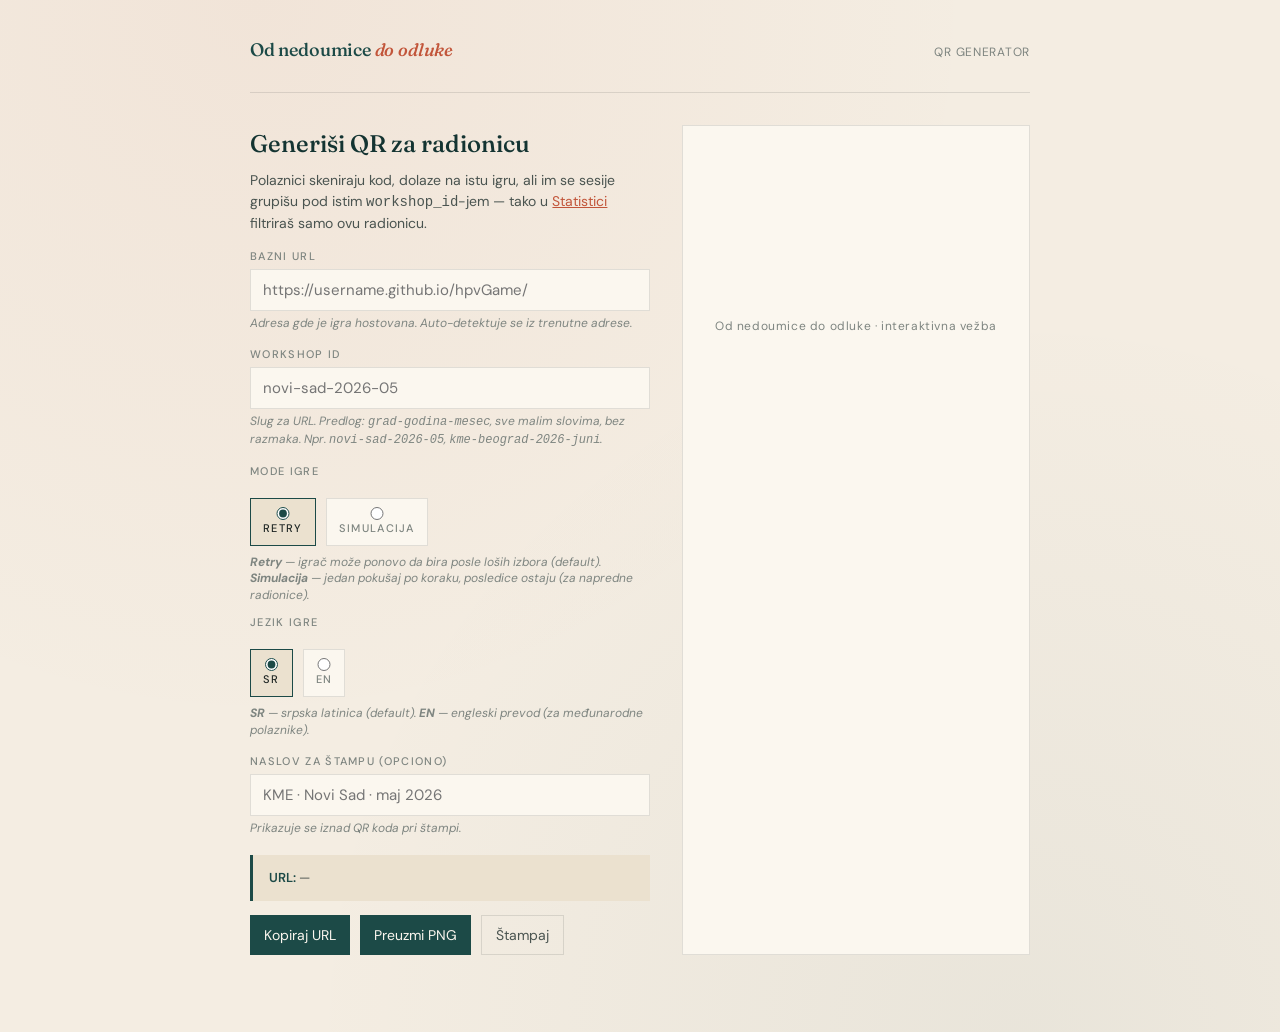
<file: qr.html>
<!DOCTYPE html>
<html lang="sr-Latn">
<head>
<meta charset="UTF-8">
<meta name="viewport" content="width=device-width, initial-scale=1.0">
<title>QR generator · Od nedoumice do odluke</title>
<link rel="preconnect" href="https://fonts.googleapis.com">
<link rel="preconnect" href="https://fonts.gstatic.com" crossorigin>
<link href="https://fonts.googleapis.com/css2?family=Fraunces:opsz,ital,wght@9..144,0,300..700;9..144,1,300..600&family=DM+Sans:opsz,wght@9..40,300..700&display=swap&subset=latin-ext" rel="stylesheet">
<link rel="stylesheet" href="styles.css">
<style>
  .qr-layout{display:grid;grid-template-columns:minmax(280px,400px) 1fr;gap:32px;margin-top:20px}
  @media(max-width:780px){.qr-layout{grid-template-columns:1fr}}
  .qr-form label{display:block;font-size:11px;letter-spacing:.12em;text-transform:uppercase;color:var(--ink-muted);margin:14px 0 4px;font-weight:500}
  .qr-form input{display:block;width:100%;padding:10px 12px;border:1px solid var(--border);font-family:inherit;font-size:15px;background:var(--paper);box-sizing:border-box;color:var(--ink)}
  .qr-form .hint{font-size:12px;color:var(--ink-muted);margin-top:4px;line-height:1.4;font-style:italic}
  .mode-pick{display:flex;gap:10px;flex-wrap:wrap;margin-top:4px}
  .mode-opt{display:inline-flex;align-items:center;gap:6px;padding:8px 12px;border:1px solid var(--border);background:var(--paper);cursor:pointer;font-size:14px;color:var(--ink-soft);user-select:none}
  .mode-opt input{margin:0;accent-color:var(--teal)}
  .mode-opt:has(input:checked){border-color:var(--teal);background:var(--cream-warm);color:var(--ink)}
  .url-box{background:var(--cream-warm);padding:14px 16px;border-left:3px solid var(--teal);margin-top:18px;word-break:break-all;font-family:'DM Sans',monospace;font-size:13px;line-height:1.45;color:var(--ink-soft)}
  .url-box strong{color:var(--teal);font-weight:600}
  .actions{display:flex;gap:10px;margin-top:14px;flex-wrap:wrap}
  .actions button{padding:10px 14px;font-family:inherit;font-size:14px;border:none;cursor:pointer;color:var(--paper);background:var(--teal)}
  .actions button:hover{background:var(--teal-deep)}
  .actions button.ghost{background:transparent;color:var(--ink-soft);border:1px solid var(--border)}
  .qr-output{text-align:center;background:var(--paper);padding:30px;border:1px solid var(--border)}
  .qr-output canvas{max-width:100%;height:auto;display:block;margin:0 auto}
  .qr-title{font-family:'Fraunces',serif;font-style:italic;color:var(--coral);font-size:14px;margin-bottom:6px;letter-spacing:.04em}
  .qr-subtitle{font-family:'Fraunces',serif;font-size:22px;color:var(--teal-deep);font-weight:500;margin-bottom:18px;line-height:1.2}
  .qr-foot{font-size:12px;color:var(--ink-muted);margin-top:18px;letter-spacing:.05em}
  @media print{
    .brand,.crumb,.qr-form,.actions,.note,.cite,header{display:none!important}
    .qr-layout{grid-template-columns:1fr;gap:0}
    .qr-output{border:none;padding:0}
    body{background:white}
    .container{max-width:none;padding:0}
  }
</style>
</head>
<body>

<div class="container">

<header class="brand">
  <div class="brand-mark"><a href="index.html" style="color:inherit;text-decoration:none">Od nedoumice <span>do odluke</span></a></div>
  <div class="brand-meta">QR generator</div>
</header>

<div class="qr-layout">

  <section class="qr-form">
    <h2 style="font-family:'Fraunces',serif;font-size:24px;color:var(--teal-deep);font-weight:500">Generiši QR za radionicu</h2>
    <p style="font-size:14px;color:var(--ink-soft);margin-top:8px;line-height:1.5">Polaznici skeniraju kod, dolaze na istu igru, ali im se sesije grupišu pod istim <code>workshop_id</code>-jem — tako u <a href="stats.html" style="color:var(--coral)">Statistici</a> filtriraš samo ovu radionicu.</p>

    <label for="base">Bazni URL</label>
    <input id="base" type="url" placeholder="https://username.github.io/hpvGame/">
    <div class="hint">Adresa gde je igra hostovana. Auto-detektuje se iz trenutne adrese.</div>

    <label for="wid">Workshop ID</label>
    <input id="wid" type="text" placeholder="novi-sad-2026-05" autocomplete="off">
    <div class="hint">Slug za URL. Predlog: <code>grad-godina-mesec</code>, sve malim slovima, bez razmaka. Npr. <code>novi-sad-2026-05</code>, <code>kme-beograd-2026-juni</code>.</div>

    <div id="modeSection">
      <label>Mode igre</label>
      <div class="mode-pick">
        <label class="mode-opt"><input type="radio" name="mode" value="retry" checked> Retry</label>
        <label class="mode-opt"><input type="radio" name="mode" value="sim"> Simulacija</label>
      </div>
      <div class="hint"><strong>Retry</strong> — igrač može ponovo da bira posle loših izbora (default). <strong>Simulacija</strong> — jedan pokušaj po koraku, posledice ostaju (za napredne radionice).</div>

      <label style="margin-top:10px">Jezik igre</label>
      <div class="mode-pick">
        <label class="mode-opt"><input type="radio" name="lang" value="sr" checked> SR</label>
        <label class="mode-opt"><input type="radio" name="lang" value="en"> EN</label>
      </div>
      <div class="hint"><strong>SR</strong> — srpska latinica (default). <strong>EN</strong> — engleski prevod (za međunarodne polaznike).</div>
    </div>

    <label for="title">Naslov za štampu (opciono)</label>
    <input id="title" type="text" placeholder="KME · Novi Sad · maj 2026">
    <div class="hint">Prikazuje se iznad QR koda pri štampi.</div>

    <div class="url-box" id="urlBox"><strong>URL:</strong> <span id="urlText">—</span></div>

    <div class="actions">
      <button onclick="copyUrl()">Kopiraj URL</button>
      <button onclick="download()">Preuzmi PNG</button>
      <button class="ghost" onclick="window.print()">Štampaj</button>
    </div>
  </section>

  <section class="qr-output" id="output">
    <div class="qr-title" id="outTitle" style="display:none">Skeniraj — vežba</div>
    <div class="qr-subtitle" id="outSubtitle" style="display:none"></div>
    <canvas id="canvas"></canvas>
    <div class="qr-foot" id="outFoot">Od nedoumice do odluke · interaktivna vežba</div>
  </section>

</div>

</div>

<script type="module">
import QRCode from "https://esm.sh/qrcode@1.5.4";

const baseEl = document.getElementById("base");
const widEl  = document.getElementById("wid");
const titleEl = document.getElementById("title");
const urlText = document.getElementById("urlText");
const canvas = document.getElementById("canvas");
const outTitle = document.getElementById("outTitle");
const outSubtitle = document.getElementById("outSubtitle");

// Auto-derive base URL from current location
function deriveBase() {
  const u = new URL(location.href);
  u.search = "";
  u.hash = "";
  let path = u.pathname;
  // remove last segment if it ends in .html, else keep trailing slash
  path = path.replace(/[^/]+\.html$/, "");
  if (!path.endsWith("/")) path += "/";
  u.pathname = path;
  return u.toString();
}
baseEl.value = deriveBase();

// Prefill from admin panel (admin builds custom URL with workshop + mode, opens qr.html#prefill=<encoded URL>)
try {
  const hash = location.hash || "";
  const m = hash.match(/^#prefill=(.+)/);
  if (m) {
    const prefilled = decodeURIComponent(m[1]);
    baseEl.value = prefilled;
    const notice = document.createElement("div");
    notice.style.cssText = "background:var(--cream-warm);padding:12px 14px;border-left:3px solid var(--coral);font-size:13px;color:var(--ink-soft);margin:10px 0 0;line-height:1.5";
    notice.innerHTML = '<strong style="color:var(--coral)">URL prosleđen iz admin panela.</strong> Workshop ID, mode i jezik su već uključeni u baznom URL-u — polja ispod ostaju neaktivna, pa se ne dodaju ponovo.';
    baseEl.parentNode.insertBefore(notice, baseEl);
    const modeSection = document.getElementById("modeSection");
    if (modeSection) modeSection.style.display = "none";
  }
} catch (e) {}

function getMode() {
  const el = document.querySelector('input[name="mode"]:checked');
  return el ? el.value : "retry";
}

function getLang() {
  const el = document.querySelector('input[name="lang"]:checked');
  return el ? el.value : "sr";
}

function buildUrl() {
  const base = baseEl.value.trim();
  if (!base) return "";
  // If base already has query params, treat it as a ready URL (e.g. from admin prefill)
  if (base.includes("?")) return base;
  const baseClean = base.replace(/\/$/, "");
  const wid = (widEl.value || "").trim()
    .toLowerCase()
    .replace(/[^a-z0-9-]+/g, "-")
    .replace(/-+/g, "-")
    .replace(/^-|-$/g, "");
  const mode = getMode();
  const lang = getLang();
  const params = [];
  if (wid) params.push("w=" + wid);
  if (mode === "sim") params.push("mode=sim");
  if (lang === "en") params.push("lang=en");
  if (!params.length) return baseClean + "/index.html";
  return `${baseClean}/index.html?${params.join("&")}`;
}

async function render() {
  const url = buildUrl();
  if (!url) {
    urlText.textContent = "—";
    canvas.getContext("2d").clearRect(0, 0, canvas.width, canvas.height);
    return;
  }
  urlText.textContent = url;
  await QRCode.toCanvas(canvas, url, {
    width: 480,
    margin: 2,
    color: { dark: "#143432", light: "#fbf7ef" },
    errorCorrectionLevel: "M"
  });
  // Print header
  const t = titleEl.value.trim();
  if (t) {
    outSubtitle.textContent = t;
    outTitle.style.display = "block";
    outSubtitle.style.display = "block";
  } else {
    outTitle.style.display = "none";
    outSubtitle.style.display = "none";
  }
}

window.copyUrl = async () => {
  const url = buildUrl();
  if (!url) return;
  try {
    await navigator.clipboard.writeText(url);
    flash("Kopirano u clipboard");
  } catch (e) {
    flash("Kopiranje neuspešno: " + e.message);
  }
};

window.download = () => {
  const wid = widEl.value.trim() || "qr";
  const link = document.createElement("a");
  link.download = `hpv-${wid}.png`;
  link.href = canvas.toDataURL("image/png");
  link.click();
};

function flash(msg) {
  const old = document.getElementById("__flash");
  if (old) old.remove();
  const div = document.createElement("div");
  div.id = "__flash";
  div.textContent = msg;
  div.style.cssText = "position:fixed;bottom:24px;left:50%;transform:translateX(-50%);background:var(--teal);color:var(--paper);padding:10px 18px;font-size:14px;z-index:100;border-radius:2px;box-shadow:var(--shadow)";
  document.body.appendChild(div);
  setTimeout(() => div.remove(), 2000);
}

baseEl.addEventListener("input", render);
widEl.addEventListener("input", render);
titleEl.addEventListener("input", render);
document.querySelectorAll('input[name="mode"]').forEach(el => el.addEventListener("change", render));
document.querySelectorAll('input[name="lang"]').forEach(el => el.addEventListener("change", render));
render();
</script>
</body>
</html>
</file>
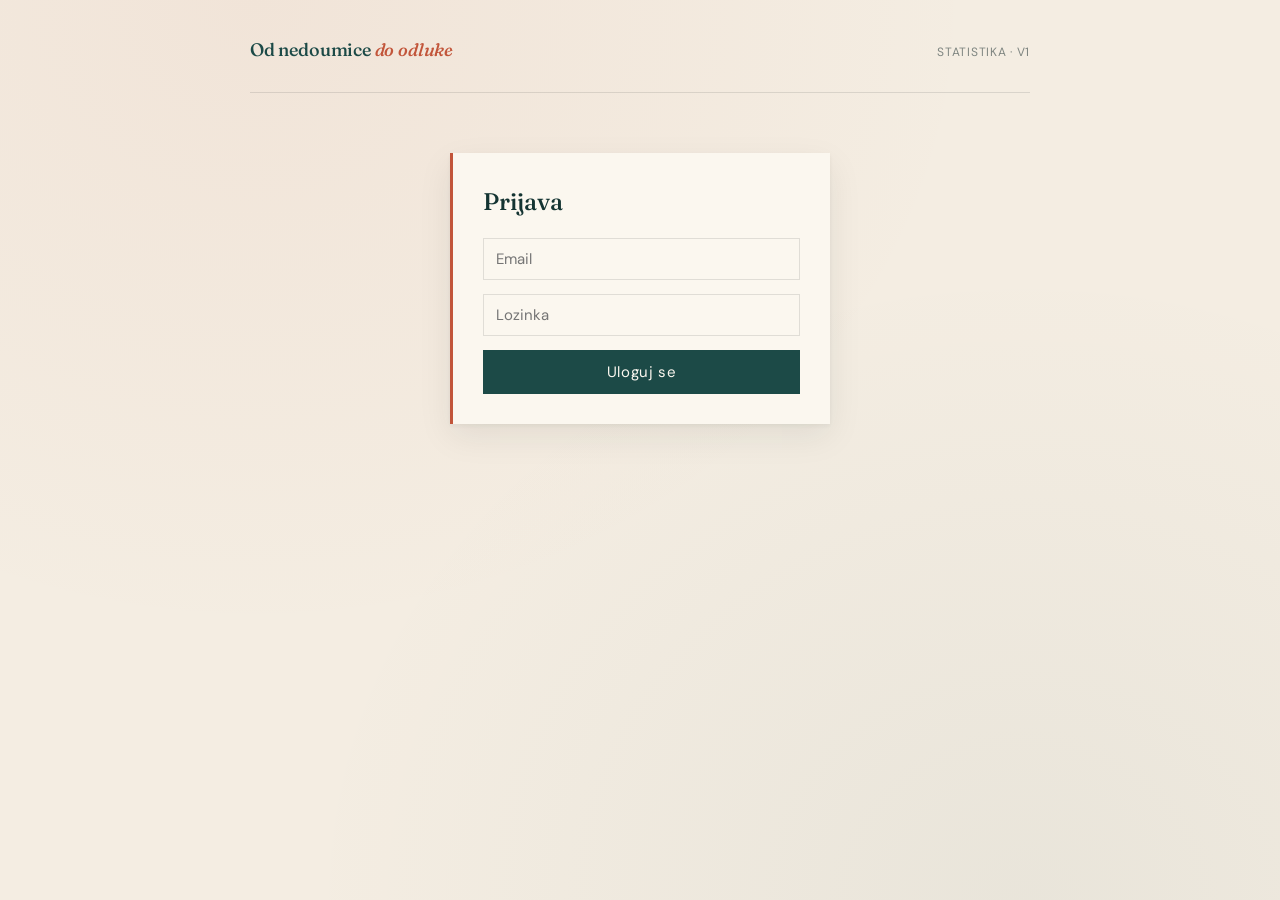
<file: stats.html>
<!DOCTYPE html>
<html lang="sr-Latn">
<head>
<meta charset="UTF-8">
<meta name="viewport" content="width=device-width, initial-scale=1.0">
<title>Statistika · Od nedoumice do odluke</title>
<link rel="preconnect" href="https://fonts.googleapis.com">
<link rel="preconnect" href="https://fonts.gstatic.com" crossorigin>
<link href="https://fonts.googleapis.com/css2?family=Fraunces:opsz,ital,wght@9..144,0,300..700;9..144,1,300..600&family=DM+Sans:opsz,wght@9..40,300..700&display=swap&subset=latin-ext" rel="stylesheet">
<link rel="stylesheet" href="styles.css">
<style>
  .stats-grid{display:grid;grid-template-columns:repeat(auto-fit,minmax(170px,1fr));gap:14px;margin:18px 0 8px}
  .stat-box{background:var(--cream-warm);padding:16px 18px;border-left:3px solid var(--teal)}
  .stat-lbl{font-size:11px;letter-spacing:.12em;text-transform:uppercase;color:var(--ink-muted);font-weight:500}
  .stat-val{font-family:'Fraunces',serif;font-size:30px;color:var(--teal-deep);font-weight:500;margin-top:4px;line-height:1}
  table.data{width:100%;border-collapse:collapse;margin-top:8px;font-size:14px}
  table.data th,table.data td{padding:8px 10px;text-align:left;border-bottom:1px solid var(--border)}
  table.data th{font-size:11px;letter-spacing:.1em;text-transform:uppercase;color:var(--ink-muted);font-weight:600;background:var(--cream-warm)}
  table.data td.num,table.data th.num{text-align:right;font-variant-numeric:tabular-nums}
  table.data tr:hover td{background:var(--paper)}
  .login-form{max-width:380px;margin:60px auto;background:var(--paper);padding:30px;border-left:3px solid var(--coral);box-shadow:var(--shadow)}
  .login-form h2{font-family:'Fraunces',serif;font-weight:500;font-size:24px;margin-bottom:18px;color:var(--teal-deep)}
  .login-form input{display:block;width:100%;padding:10px 12px;margin-bottom:14px;border:1px solid var(--border);font-family:inherit;font-size:15px;background:var(--paper);box-sizing:border-box}
  .login-form button{width:100%;padding:12px;background:var(--teal);color:var(--paper);border:none;font-family:inherit;font-size:15px;letter-spacing:.04em;cursor:pointer}
  .login-form button:hover{background:var(--teal-deep)}
  .filters{display:flex;gap:14px;align-items:center;flex-wrap:wrap;margin:16px 0 8px;font-size:14px}
  .filters label{display:flex;flex-direction:column;font-size:11px;letter-spacing:.1em;text-transform:uppercase;color:var(--ink-muted);font-weight:500;gap:4px}
  .filters select,.filters input,.filters button{padding:8px 12px;font-family:inherit;font-size:14px;border:1px solid var(--border);background:var(--paper);cursor:pointer;color:var(--ink)}
  .filters button{background:var(--teal);color:var(--paper);border:none;padding:9px 14px}
  .filters button.ghost{background:transparent;color:var(--ink-soft);border:1px solid var(--border)}
  .filters .live{display:flex;align-items:center;gap:6px;cursor:pointer;text-transform:none;letter-spacing:0;font-size:13px;color:var(--ink-soft);font-weight:400;flex-direction:row}
  .filters-row2{display:flex;gap:10px;align-items:center;flex-wrap:wrap;margin:4px 0 12px;padding-top:8px;border-top:1px dashed var(--border)}
  .filters-row2 .lbl{font-size:11px;letter-spacing:.1em;text-transform:uppercase;color:var(--ink-muted);font-weight:500}
  .mode-pills{display:flex;gap:6px;flex-wrap:wrap}
  .mode-pill{padding:6px 12px;border:1px solid var(--border);background:var(--paper);font-family:inherit;font-size:13px;cursor:pointer;color:var(--ink-soft);user-select:none}
  .mode-pill:hover{background:var(--cream-warm)}
  .mode-pill.active{background:var(--teal);color:var(--paper);border-color:var(--teal)}
  .mode-pill .count{font-size:11px;opacity:.75;margin-left:6px;font-variant-numeric:tabular-nums}
  .mode-pill.active .count{opacity:.85}
  /* Lang pills u stats.html (override styles.css .lang-pill koji je manji za header) */
  .mode-pills .lang-pill{padding:6px 12px;font-size:13px;letter-spacing:0;font-weight:400;border:1px solid var(--border);background:var(--paper);color:var(--ink-soft);font-family:inherit;cursor:pointer;user-select:none}
  .mode-pills .lang-pill:hover{background:var(--cream-warm);color:var(--ink-soft)}
  .mode-pills .lang-pill.active{background:var(--teal);color:var(--paper);border-color:var(--teal)}
  .mode-pills .lang-pill .count{font-size:11px;opacity:.75;margin-left:6px;font-variant-numeric:tabular-nums}
  .mode-pills .lang-pill.active .count{opacity:.85}
  .csv-btn{font-size:12px;padding:4px 10px;background:transparent;color:var(--ink-muted);border:1px solid var(--border);cursor:pointer;font-family:inherit;letter-spacing:.02em;margin:6px 0 4px}
  .csv-btn:hover{background:var(--cream-warm);color:var(--ink);border-color:var(--teal)}
  .csv-btn:disabled{opacity:.4;cursor:not-allowed}
  .section-h{font-family:'Fraunces',serif;font-size:22px;color:var(--teal-deep);margin:28px 0 6px;font-weight:500}
  .section-h em{color:var(--coral);font-style:italic}
  .game-h{font-family:'Fraunces',serif;font-size:28px;color:var(--teal-deep);font-weight:500;margin:48px 0 4px;padding-top:28px;border-top:2px solid var(--coral);font-style:italic;line-height:1.2}
  .game-h:first-of-type{margin-top:34px}
  .game-h em{color:var(--coral);font-style:italic}
  .game-h .game-num{font-family:'DM Sans',sans-serif;font-style:normal;color:var(--coral);font-size:11px;letter-spacing:.18em;text-transform:uppercase;font-weight:600;display:block;margin-bottom:8px;line-height:1}
  .sub-h{font-size:11px;letter-spacing:.14em;text-transform:uppercase;color:var(--ink-muted);font-weight:600;margin:6px 0 4px}
  .pct{color:var(--ink-muted);font-size:12px;margin-left:4px}
  .legend{font-size:13px;color:var(--ink-soft);margin-bottom:10px;line-height:1.5}
  .err{color:var(--err);background:var(--err-bg);padding:8px 12px;font-size:14px;margin:8px 0}
  .empty{color:var(--ink-muted);font-style:italic;padding:14px 0;font-size:14px}
  .pulse{display:inline-block;width:8px;height:8px;border-radius:50%;background:var(--ok);animation:pulse 1.5s ease-in-out infinite}
  @keyframes pulse{0%,100%{opacity:1}50%{opacity:.3}}
  code.sid{font-size:11px;color:var(--ink-muted);font-family:'DM Sans',monospace}
  .pl{font-size:12px;color:var(--ink-muted);max-width:480px;overflow:hidden;text-overflow:ellipsis;white-space:nowrap;display:inline-block;vertical-align:bottom}
</style>
</head>
<body>

<div class="container">

<header class="brand">
  <div class="brand-mark"><a href="index.html" style="color:inherit;text-decoration:none">Od nedoumice <span>do odluke</span></a></div>
  <div class="brand-meta">statistika · v1</div>
</header>

<section id="login-view">
  <form class="login-form" onsubmit="event.preventDefault();window._doLogin()">
    <h2>Prijava</h2>
    <input id="email" type="email" placeholder="Email" autocomplete="email" required>
    <input id="password" type="password" placeholder="Lozinka" autocomplete="current-password" required>
    <button type="submit">Uloguj se</button>
    <div id="login-err" class="err" style="display:none;margin-top:14px"></div>
  </form>
</section>

<section id="dashboard" style="display:none">
  <div class="filters">
    <label>Radionica
      <select id="filter-workshop"><option value="">— sve —</option></select>
    </label>
    <label>Od datuma
      <input id="filter-from" type="date">
    </label>
    <button onclick="window._refresh()">Osveži</button>
    <label class="live"><input type="checkbox" id="filter-live"> <span id="live-ind"></span> Uživo (10s)</label>
    <button class="ghost" onclick="window._logout()" style="margin-left:auto">Odjava</button>
  </div>

  <div class="filters-row2">
    <span class="lbl">Mode:</span>
    <div class="mode-pills" id="modePills">
      <button class="mode-pill active" data-mode="all" type="button">Svi <span class="count" data-count="all"></span></button>
      <button class="mode-pill" data-mode="retry" type="button">Retry <span class="count" data-count="retry"></span></button>
      <button class="mode-pill" data-mode="sim" type="button">Simulacija <span class="count" data-count="sim"></span></button>
      <button class="mode-pill" data-mode="unknown" type="button">Nepoznato <span class="count" data-count="unknown"></span></button>
    </div>
  </div>

  <div class="filters-row2" style="border-top:none;padding-top:0;margin-top:-4px">
    <span class="lbl">Jezik:</span>
    <div class="mode-pills" id="langPills">
      <button class="lang-pill active" data-lang="all" type="button">Svi <span class="count" data-count-lang="all"></span></button>
      <button class="lang-pill" data-lang="sr" type="button">SR <span class="count" data-count-lang="sr"></span></button>
      <button class="lang-pill" data-lang="en" type="button">EN <span class="count" data-count-lang="en"></span></button>
      <button class="lang-pill" data-lang="unknown" type="button">Nepoznato <span class="count" data-count-lang="unknown"></span></button>
    </div>
  </div>

  <div class="stats-grid" id="overview"></div>

  <h3 class="section-h">Dubina sesije — <em>koliko različitih igara proba prosečan korisnik</em></h3>
  <div class="legend">Jedna sesija = jedan korisnik (anonimni ID u browseru). Broje se <strong>različite</strong> odigrane igre (retry ponavljanja istog scenarija/lika = 1). "0" znači da je sesija otvorila stranicu ali nije kliknula "Počni igru". Maksimum mogućih: 8 HCP scenarija + 4 lika = 12.</div>
  <button class="csv-btn" data-target="session-depth" data-slug="dubina-sesije">↓ CSV</button>
  <div id="session-depth"></div>

  <h2 class="game-h"><span class="game-num">Igra 01</span>Razgovor sa <em>roditeljem</em> — uloga lekara</h2>

  <h3 class="section-h">Ishodi po scenariju</h3>
  <button class="csv-btn" data-target="hcp-table" data-slug="hcp-ishodi">↓ CSV</button>
  <div id="hcp-table"></div>

  <h3 class="section-h">Kvalitet izbora po ERI koraku</h3>
  <button class="csv-btn" data-target="hcp-quality" data-slug="hcp-kvalitet">↓ CSV</button>
  <div id="hcp-quality"></div>

  <h3 class="section-h">Drop-off — <em>gde igrači prekidaju</em></h3>
  <div class="legend">Procenat sesija koje su dosegle svaku fazu (od broja onih koji su pokrenuli scenario). Boja: <span style="color:var(--ok)">≥80%</span> · <span style="color:var(--gold)">50–79%</span> · <span style="color:var(--err)">&lt;50%</span>.</div>
  <button class="csv-btn" data-target="hcp-funnel" data-slug="hcp-funnel">↓ CSV</button>
  <div id="hcp-funnel"></div>

  <h3 class="section-h">Prosečan broj pokušaja po koraku</h3>
  <div class="legend">Koliko klikova prosečno treba da igrač pogodi "dobar" odgovor. 1.0 znači "prvi pokušaj uvek tačan"; veće brojke znače da je opcija nejasna ili distraktivna.</div>
  <button class="csv-btn" data-target="hcp-attempts" data-slug="hcp-pokusaji">↓ CSV</button>
  <div id="hcp-attempts"></div>

  <h3 class="section-h">Distribucija opcija — <em>šta klikaju u izabranom scenariju</em></h3>
  <div class="legend">Procenat klikova po opciji unutar koraka. Pomaže da se vidi koja loša ili neutralna opcija najviše "zavarava". Boja opcije: <span style="color:var(--ok)">dobro</span> · <span style="color:var(--gold)">neutralno</span> · <span style="color:var(--err)">loše</span>. Bez razdvajanja, % je unutar koraka kroz sve modove; sa razdvajanjem, % je unutar moda po koraku.</div>
  <div class="filters" style="margin:6px 0 8px">
    <label>Scenario
      <select id="opt-dist-scenario"></select>
    </label>
    <label class="live"><input type="checkbox" id="opt-dist-bymode"> Razdvoji po modu (retry / sim / nepoznato)</label>
    <button class="csv-btn" data-target="hcp-option-dist" data-slug="hcp-distribucija-opcija" style="margin-left:auto">↓ CSV</button>
  </div>
  <div id="hcp-option-dist"></div>

  <h2 class="game-h"><span class="game-num">Igra 02</span>U <em>cipelama</em> roditelja</h2>

  <h3 class="section-h">Ishodi po liku</h3>
  <button class="csv-btn" data-target="parent-table" data-slug="parent-ishodi">↓ CSV</button>
  <div id="parent-table"></div>

  <h3 class="section-h">Drop-off — <em>gde igrači prekidaju</em></h3>
  <div class="legend">Procenat sesija koje su dosegle svaku fazu (od broja onih koji su pokrenuli lika). Boja: <span style="color:var(--ok)">≥80%</span> · <span style="color:var(--gold)">50–79%</span> · <span style="color:var(--err)">&lt;50%</span>.</div>
  <button class="csv-btn" data-target="parent-funnel" data-slug="parent-funnel">↓ CSV</button>
  <div id="parent-funnel"></div>

  <h2 class="game-h"><span class="game-num">Sve sesije</span>Najnoviji događaji</h2>
  <button class="csv-btn" data-target="recent-table" data-slug="najnoviji-dogadjaji">↓ CSV</button>
  <div id="recent-table"></div>

  <div id="meta" class="cite" style="margin-top:24px"></div>
</section>

</div>

<script type="module">
import { createClient } from "https://esm.sh/@supabase/supabase-js@2";

const SUPA_URL = "https://xahvkqtmguflkzixxysz.supabase.co";
const SUPA_KEY = "sb_publishable_XtWSITf0P0a1LvJAFBs_qw_5qTKjAfS";
const supa = createClient(SUPA_URL, SUPA_KEY);

let LIVE_TIMER = null;
let TITLES = { hcp: {}, parent: {} };
let _ALL_EVENTS = [];
let MODE_FILTER = "all";
let LANG_FILTER = "all";

window._doLogin = async () => {
  const email = document.getElementById("email").value.trim();
  const password = document.getElementById("password").value;
  const errEl = document.getElementById("login-err");
  errEl.style.display = "none";
  const { error } = await supa.auth.signInWithPassword({ email, password });
  if (error) {
    errEl.textContent = error.message;
    errEl.style.display = "block";
    return;
  }
  await showDashboard();
};

window._logout = async () => {
  if (LIVE_TIMER) { clearInterval(LIVE_TIMER); LIVE_TIMER = null }
  await supa.auth.signOut();
  location.reload();
};

window._refresh = () => loadData();

async function showDashboard() {
  document.getElementById("login-view").style.display = "none";
  document.getElementById("dashboard").style.display = "block";
  await loadData();
}

async function loadData() {
  const wf = document.getElementById("filter-workshop").value;
  const df = document.getElementById("filter-from").value;
  let q = supa.from("events").select("*").order("created_at", { ascending: false }).limit(10000);
  if (wf) q = q.eq("workshop_id", wf);
  if (df) q = q.gte("created_at", df + "T00:00:00");
  const { data: events, error } = await q;
  if (error) {
    document.getElementById("overview").innerHTML = `<div class="err">Greška: ${error.message}</div>`;
    return;
  }
  _ALL_EVENTS = events || [];
  applyFilters();
}

function eventMode(e) {
  const m = e && e.payload && e.payload.mode;
  if (m === "retry" || m === "sim") return m;
  return "unknown";
}

function eventLang(e) {
  const l = e && e.payload && e.payload.lang;
  if (l === "sr" || l === "en") return l;
  return "unknown";
}

function applyFilters() {
  let events = _ALL_EVENTS;
  if (MODE_FILTER !== "all") events = events.filter(e => eventMode(e) === MODE_FILTER);
  if (LANG_FILTER !== "all") events = events.filter(e => eventLang(e) === LANG_FILTER);
  renderModePills();
  renderLangPills();
  renderAll(events);
}

function renderModePills() {
  const counts = { all: _ALL_EVENTS.length, retry: 0, sim: 0, unknown: 0 };
  for (const e of _ALL_EVENTS) counts[eventMode(e)]++;
  document.querySelectorAll(".mode-pill .count").forEach(s => {
    s.textContent = counts[s.dataset.count] ? `(${counts[s.dataset.count]})` : "";
  });
  document.querySelectorAll(".mode-pill").forEach(b => {
    b.classList.toggle("active", b.dataset.mode === MODE_FILTER);
  });
}

function renderLangPills() {
  const counts = { all: _ALL_EVENTS.length, sr: 0, en: 0, unknown: 0 };
  for (const e of _ALL_EVENTS) counts[eventLang(e)]++;
  document.querySelectorAll("#langPills .lang-pill .count").forEach(s => {
    const k = s.dataset.countLang;
    s.textContent = counts[k] ? `(${counts[k]})` : "";
  });
  document.querySelectorAll("#langPills .lang-pill").forEach(b => {
    b.classList.toggle("active", b.dataset.lang === LANG_FILTER);
  });
}

window._setMode = (m) => {
  MODE_FILTER = m;
  applyFilters();
};

window._setLang = (l) => {
  LANG_FILTER = l;
  applyFilters();
};

function buildTitles(events) {
  TITLES = { hcp: {}, parent: {} };
  for (const e of events) {
    const p = e.payload || {};
    if (e.event_type === "hcp_scenario_start" && p.scenarioIdx != null && p.title) {
      TITLES.hcp[p.scenarioIdx] = p.title;
    } else if (e.event_type === "parent_persona_start" && p.personaIdx != null && p.name) {
      TITLES.parent[p.personaIdx] = p.name;
    }
  }
}

function hcpLabel(idx) {
  const num = (+idx + 1).toString().padStart(2, "0");
  const title = TITLES.hcp[idx];
  return title ? `<strong>${num}</strong> · ${escapeHtml(title)}` : `Scenario ${num}`;
}

function parentLabel(idx) {
  const num = (+idx + 1).toString().padStart(2, "0");
  const name = TITLES.parent[idx];
  return name ? `<strong>${num}</strong> · ${escapeHtml(name)}` : `Lik ${num}`;
}

function renderAll(events) {
  buildTitles(events);
  renderWorkshopFilter(_ALL_EVENTS);
  renderOverview(events);
  renderSessionDepth(events);
  renderHcpTable(events);
  renderHcpQuality(events);
  renderHcpFunnel(events);
  renderHcpAttempts(events);
  renderHcpOptionDistribution(events);
  renderParentTable(events);
  renderParentFunnel(events);
  renderRecent(events);
  const time = new Date().toLocaleTimeString("sr-Latn");
  const total = _ALL_EVENTS.length;
  const filterDescParts = [];
  if (MODE_FILTER !== "all") filterDescParts.push("mode=" + MODE_FILTER);
  if (LANG_FILTER !== "all") filterDescParts.push("lang=" + LANG_FILTER);
  document.getElementById("meta").textContent = filterDescParts.length === 0
    ? `Učitano ${events.length} događaja u ${time}.`
    : `Prikazano ${events.length} od ${total} događaja (filter: ${filterDescParts.join(", ")}) u ${time}.`;
}

function pctCell(count, total) {
  const pct = total ? Math.min(100, Math.round(100 * count / total)) : 0;
  const color = pct >= 80 ? "var(--ok)" : pct >= 50 ? "var(--gold)" : "var(--err)";
  return `<td class="num"><span style="color:${color}">${count}</span><span class="pct">(${pct}%)</span></td>`;
}

function renderHcpFunnel(events) {
  const started = {}, atStep = [{}, {}, {}, {}], completed = {};
  for (const e of events) {
    const sid = e.session_id, p = e.payload || {};
    if (e.event_type === "hcp_scenario_start" && p.scenarioIdx != null) {
      (started[p.scenarioIdx] ??= new Set()).add(sid);
    } else if (e.event_type === "hcp_choice" && p.scenarioIdx != null && p.stepIdx != null && p.stepIdx >= 0 && p.stepIdx < 4) {
      (atStep[p.stepIdx][p.scenarioIdx] ??= new Set()).add(sid);
    } else if (e.event_type === "hcp_scenario_end" && p.scenarioIdx != null) {
      (completed[p.scenarioIdx] ??= new Set()).add(sid);
    }
  }
  const indices = [...new Set([
    ...Object.keys(started),
    ...Object.keys(completed),
    ...atStep.flatMap(o => Object.keys(o))
  ])].map(Number).sort((a, b) => a - b);
  if (!indices.length) {
    document.getElementById("hcp-funnel").innerHTML = '<div class="empty">Još nema HCP sesija.</div>';
    return;
  }
  const sz = (m, i) => (m[i] || new Set()).size;
  const rows = indices.map(i => {
    const n = sz(started, i);
    return `<tr>
      <td>${hcpLabel(i)}</td>
      <td class="num"><strong>${n}</strong></td>
      ${pctCell(sz(atStep[0], i), n)}
      ${pctCell(sz(atStep[1], i), n)}
      ${pctCell(sz(atStep[2], i), n)}
      ${pctCell(sz(atStep[3], i), n)}
      ${pctCell(sz(completed, i), n)}
    </tr>`;
  }).join("");
  document.getElementById("hcp-funnel").innerHTML = `<table class="data">
    <thead><tr><th>Scenario</th><th class="num">Pokrenuto</th><th class="num">K.1 Eliciraj</th><th class="num">K.2 Afirmiši</th><th class="num">K.3 Opovrgni</th><th class="num">K.4 Činjenice</th><th class="num">Završeno</th></tr></thead>
    <tbody>${rows}</tbody></table>`;
}

function renderHcpAttempts(events) {
  const groups = {};
  for (const e of events) {
    if (e.event_type !== "hcp_choice") continue;
    const p = e.payload || {};
    if (!p.isCorrect) continue;
    const k = p.stepIdx;
    if (k == null) continue;
    groups[k] ??= { sum: 0, n: 0 };
    groups[k].sum += (p.attemptIdx || 1);
    groups[k].n++;
  }
  if (!Object.keys(groups).length) {
    document.getElementById("hcp-attempts").innerHTML = '<div class="empty">Još nema podataka o pokušajima — pojaviće se sa novim sesijama posle ažuriranja igre.</div>';
    return;
  }
  const labels = ["Eliciraj", "Afirmiši", "Opovrgni", "Činjenice"];
  const rows = Object.keys(groups).sort((a, b) => +a - +b).map(k => {
    const g = groups[k];
    const avg = g.sum / g.n;
    const color = avg < 1.5 ? "var(--ok)" : avg < 2.5 ? "var(--gold)" : "var(--err)";
    return `<tr>
      <td>${(+k + 1)}. ${labels[+k] || "?"}</td>
      <td class="num">${g.n}</td>
      <td class="num"><span style="color:${color};font-weight:600">${avg.toFixed(2)}</span></td>
    </tr>`;
  }).join("");
  document.getElementById("hcp-attempts").innerHTML = `<table class="data">
    <thead><tr><th>Korak</th><th class="num">Završeno koraka</th><th class="num">Prosečno pokušaja</th></tr></thead>
    <tbody>${rows}</tbody></table>`;
}

function renderParentFunnel(events) {
  const started = {}, atScene = [{}, {}, {}, {}], endingShown = {}, finalRef = {};
  for (const e of events) {
    const sid = e.session_id, p = e.payload || {}, i = p.personaIdx;
    if (i == null) continue;
    if (e.event_type === "parent_persona_start") {
      (started[i] ??= new Set()).add(sid);
    } else if (e.event_type === "parent_choice" && p.sceneIdx != null && p.sceneIdx >= 0 && p.sceneIdx < 4) {
      (atScene[p.sceneIdx][i] ??= new Set()).add(sid);
    } else if (e.event_type === "parent_ending_shown") {
      (endingShown[i] ??= new Set()).add(sid);
    } else if (e.event_type === "parent_final_reflection") {
      (finalRef[i] ??= new Set()).add(sid);
    }
  }
  const indices = [...new Set([
    ...Object.keys(started),
    ...Object.keys(endingShown),
    ...Object.keys(finalRef),
    ...atScene.flatMap(o => Object.keys(o))
  ])].map(Number).sort((a, b) => a - b);
  if (!indices.length) {
    document.getElementById("parent-funnel").innerHTML = '<div class="empty">Još nema sesija roditelja.</div>';
    return;
  }
  const sz = (m, i) => (m[i] || new Set()).size;
  const rows = indices.map(i => {
    const n = sz(started, i);
    return `<tr>
      <td>${parentLabel(i)}</td>
      <td class="num"><strong>${n}</strong></td>
      ${pctCell(sz(atScene[0], i), n)}
      ${pctCell(sz(atScene[1], i), n)}
      ${pctCell(sz(atScene[2], i), n)}
      ${pctCell(sz(atScene[3], i), n)}
      ${pctCell(sz(endingShown, i), n)}
      ${pctCell(sz(finalRef, i), n)}
    </tr>`;
  }).join("");
  document.getElementById("parent-funnel").innerHTML = `<table class="data">
    <thead><tr><th>Lik</th><th class="num">Pokrenuto</th><th class="num">Scena 1</th><th class="num">Scena 2</th><th class="num">Scena 3</th><th class="num">Scena 4</th><th class="num">Kraj</th><th class="num">Refleksija</th></tr></thead>
    <tbody>${rows}</tbody></table>`;
}

function renderWorkshopFilter(events) {
  const wsel = document.getElementById("filter-workshop");
  const current = wsel.value;
  const wids = [...new Set(events.map(e => e.workshop_id).filter(Boolean))].sort();
  wsel.innerHTML = '<option value="">— sve —</option>' +
    wids.map(w => `<option value="${escapeHtml(w)}"${w===current?" selected":""}>${escapeHtml(w)}</option>`).join("");
}

function computeSessionDepth(events) {
  const perSession = {};
  for (const e of events) {
    const sid = e.session_id;
    if (!sid) continue;
    perSession[sid] ??= { hcp: new Set(), parent: new Set() };
    const p = e.payload || {};
    if (e.event_type === "hcp_scenario_start" && p.scenarioIdx != null) {
      perSession[sid].hcp.add(p.scenarioIdx);
    } else if (e.event_type === "parent_persona_start" && p.personaIdx != null) {
      perSession[sid].parent.add(p.personaIdx);
    }
  }
  return perSession;
}

function renderOverview(events) {
  const sessions = new Set(events.map(e => e.session_id)).size;
  const hcpEnded = events.filter(e => e.event_type === "hcp_scenario_end").length;
  const parentEnded = events.filter(e => e.event_type === "parent_ending_shown").length;
  const pageLoads = events.filter(e => e.event_type === "page_load").length;
  const depth = computeSessionDepth(events);
  const sids = Object.keys(depth);
  let hcpSum = 0, parentSum = 0;
  for (const sid of sids) { hcpSum += depth[sid].hcp.size; parentSum += depth[sid].parent.size; }
  const avgHcp = sessions ? (hcpSum / sessions).toFixed(2) : "0";
  const avgParent = sessions ? (parentSum / sessions).toFixed(2) : "0";
  const denom = '<span style="font-size:14px;color:var(--ink-muted);font-weight:400;margin-left:4px">';
  document.getElementById("overview").innerHTML = `
    <div class="stat-box"><div class="stat-lbl">Jedinstvene sesije</div><div class="stat-val">${sessions}</div></div>
    <div class="stat-box"><div class="stat-lbl">Otvaranja strane</div><div class="stat-val">${pageLoads}</div></div>
    <div class="stat-box"><div class="stat-lbl">Završeni HCP scenariji</div><div class="stat-val">${hcpEnded}</div></div>
    <div class="stat-box"><div class="stat-lbl">Završene priče roditelja</div><div class="stat-val">${parentEnded}</div></div>
    <div class="stat-box"><div class="stat-lbl">HCP po sesiji (prosek)</div><div class="stat-val">${avgHcp}${denom}/ 8</span></div></div>
    <div class="stat-box"><div class="stat-lbl">Likova po sesiji (prosek)</div><div class="stat-val">${avgParent}${denom}/ 4</span></div></div>`;
}

function renderSessionDepth(events) {
  const depth = computeSessionDepth(events);
  const sids = Object.keys(depth);
  const total = sids.length;
  if (!total) {
    document.getElementById("session-depth").innerHTML = '<div class="empty">Još nema sesija.</div>';
    return;
  }
  const buckets = { "0": 0, "1": 0, "2": 0, "3": 0, "4+": 0 };
  for (const sid of sids) {
    const n = depth[sid].hcp.size + depth[sid].parent.size;
    const k = n >= 4 ? "4+" : String(n);
    buckets[k]++;
  }
  const rows = Object.entries(buckets).map(([k, n]) => {
    const pct = total ? Math.round(100 * n / total) : 0;
    const note = k === "0" ? ' <span style="color:var(--ink-muted);font-size:12px;font-style:italic">samo otvorili stranicu</span>' : "";
    return `<tr><td>${k}${note}</td><td class="num">${n}</td><td class="num"><span class="pct">${pct}%</span></td></tr>`;
  }).join("");
  document.getElementById("session-depth").innerHTML = `<table class="data">
    <thead><tr><th>Različitih igara odigrano</th><th class="num">Sesija</th><th class="num">Udeo</th></tr></thead>
    <tbody>${rows}</tbody></table>`;
}

function renderHcpTable(events) {
  const ends = events.filter(e => e.event_type === "hcp_scenario_end" && e.payload);
  if (!ends.length) {
    document.getElementById("hcp-table").innerHTML = '<div class="empty">Još nema završenih scenarija.</div>';
    return;
  }
  const groups = {};
  for (const e of ends) {
    const idx = e.payload.scenarioIdx ?? -1;
    groups[idx] ??= { good:0, mid:0, bad:0, trustSum:0, willSum:0, n:0 };
    groups[idx][e.payload.outcome] = (groups[idx][e.payload.outcome] || 0) + 1;
    groups[idx].trustSum += e.payload.trust || 0;
    groups[idx].willSum += e.payload.will || 0;
    groups[idx].n++;
  }
  const rows = Object.keys(groups).sort((a,b) => +a - +b).map(idx => {
    const g = groups[idx];
    return `<tr>
      <td>${hcpLabel(idx)}</td>
      <td class="num">${g.n}</td>
      <td class="num" style="color:var(--ok)">${g.good||0}</td>
      <td class="num">${g.mid||0}</td>
      <td class="num" style="color:var(--err)">${g.bad||0}</td>
      <td class="num">${Math.round(g.trustSum / g.n)}</td>
      <td class="num">${Math.round(g.willSum / g.n)}</td>
    </tr>`;
  }).join("");
  document.getElementById("hcp-table").innerHTML = `<table class="data">
    <thead><tr><th>Scenario</th><th class="num">Završeno</th><th class="num">Dobro</th><th class="num">Srednje</th><th class="num">Loše</th><th class="num">Avg poverenje</th><th class="num">Avg spremnost</th></tr></thead>
    <tbody>${rows}</tbody></table>`;
}

function renderParentTable(events) {
  const ends = events.filter(e => e.event_type === "parent_ending_shown" && e.payload);
  if (!ends.length) {
    document.getElementById("parent-table").innerHTML = '<div class="empty">Još nema završenih priča.</div>';
    return;
  }
  const groups = {};
  for (const e of ends) {
    const idx = e.payload.personaIdx ?? -1;
    groups[idx] ??= { best:0, rushed:0, delayed:0, mid:0, closed:0, n:0, decSum:0 };
    const k = e.payload.ending;
    if (k in groups[idx]) groups[idx][k]++;
    groups[idx].decSum += e.payload.odluka || 0;
    groups[idx].n++;
  }
  const rows = Object.keys(groups).sort((a,b) => +a - +b).map(idx => {
    const g = groups[idx];
    return `<tr>
      <td>${parentLabel(idx)}</td>
      <td class="num">${g.n}</td>
      <td class="num" style="color:var(--ok)">${g.best}</td>
      <td class="num">${g.rushed}</td>
      <td class="num">${g.delayed}</td>
      <td class="num">${g.mid}</td>
      <td class="num" style="color:var(--err)">${g.closed}</td>
      <td class="num">${Math.round(g.decSum / g.n)}</td>
    </tr>`;
  }).join("");
  document.getElementById("parent-table").innerHTML = `<table class="data">
    <thead><tr><th>Lik</th><th class="num">Završeno</th><th class="num">Najbolji</th><th class="num">Žuran</th><th class="num">Odložen</th><th class="num">Srednji</th><th class="num">Zatvoren</th><th class="num">Avg odluka</th></tr></thead>
    <tbody>${rows}</tbody></table>`;
}

function renderHcpOptionDistribution(events) {
  const choices = events.filter(e => e.event_type === "hcp_choice" && e.payload);
  const scenarios = [...new Set(choices.map(e => e.payload.scenarioIdx).filter(v => v != null))]
    .map(Number).sort((a, b) => a - b);
  const sel = document.getElementById("opt-dist-scenario");
  const currentSc = sel.value;
  if (!scenarios.length) {
    sel.innerHTML = '<option value="">—</option>';
    document.getElementById("hcp-option-dist").innerHTML = '<div class="empty">Još nema izbora.</div>';
    return;
  }
  sel.innerHTML = scenarios.map(s => {
    const num = (s + 1).toString().padStart(2, "0");
    const title = TITLES.hcp[s];
    const label = title ? `${num} · ${title}` : `Scenario ${num}`;
    const selected = String(s) === currentSc ? " selected" : "";
    return `<option value="${s}"${selected}>${escapeHtml(label)}</option>`;
  }).join("");
  const scenarioIdx = sel.value !== "" ? +sel.value : scenarios[0];
  if (sel.value === "") sel.value = String(scenarioIdx);
  const byMode = document.getElementById("opt-dist-bymode").checked;
  const ofScen = choices.filter(e => e.payload.scenarioIdx === scenarioIdx);

  // tree: stepIdx -> optionIdx -> { count, quality, text, modes }
  const tree = {};
  for (const e of ofScen) {
    const p = e.payload;
    const stepIdx = p.stepIdx, optIdx = p.optionIdx;
    if (stepIdx == null || optIdx == null) continue;
    tree[stepIdx] ??= {};
    if (!tree[stepIdx][optIdx]) {
      tree[stepIdx][optIdx] = { count: 0, quality: p.quality, text: p.optionText || "", modes: { retry: 0, sim: 0, unknown: 0 } };
    }
    tree[stepIdx][optIdx].count++;
    const m = p.mode === "retry" || p.mode === "sim" ? p.mode : "unknown";
    tree[stepIdx][optIdx].modes[m]++;
  }

  const stepKeys = Object.keys(tree).map(Number).sort((a, b) => a - b);
  if (!stepKeys.length) {
    document.getElementById("hcp-option-dist").innerHTML = '<div class="empty">Nema izbora za izabrani scenario.</div>';
    return;
  }
  const labels = ["Eliciraj", "Afirmiši", "Opovrgni", "Činjenice"];
  const qColor = q => q === "good" ? "var(--ok)" : q === "bad" ? "var(--err)" : "var(--gold)";

  const rows = [];
  for (const sk of stepKeys) {
    const opts = tree[sk];
    const optKeys = Object.keys(opts).map(Number).sort((a, b) => a - b);
    const stepTotal = optKeys.reduce((s, k) => s + opts[k].count, 0);
    const modeTotals = { retry: 0, sim: 0, unknown: 0 };
    for (const k of optKeys) {
      modeTotals.retry += opts[k].modes.retry;
      modeTotals.sim += opts[k].modes.sim;
      modeTotals.unknown += opts[k].modes.unknown;
    }
    for (let i = 0; i < optKeys.length; i++) {
      const o = opts[optKeys[i]];
      const txt = `<span style="color:${qColor(o.quality)}">${escapeHtml(o.text)}</span>`;
      const stepCell = i === 0
        ? `<td rowspan="${optKeys.length}" style="vertical-align:top;background:var(--cream-warm)"><strong>${sk + 1}. ${labels[sk] || "?"}</strong><br><span style="color:var(--ink-muted);font-size:12px">${stepTotal} klikova</span></td>`
        : "";
      if (byMode) {
        const cell = (n, total) => {
          const pct = total ? Math.round(100 * n / total) : 0;
          return `<td class="num">${n}<span class="pct">(${pct}%)</span></td>`;
        };
        rows.push(`<tr>${stepCell}<td>${txt}</td>${cell(o.modes.retry, modeTotals.retry)}${cell(o.modes.sim, modeTotals.sim)}${cell(o.modes.unknown, modeTotals.unknown)}</tr>`);
      } else {
        const pct = stepTotal ? Math.round(100 * o.count / stepTotal) : 0;
        rows.push(`<tr>${stepCell}<td>${txt}</td><td class="num"><strong>${o.count}</strong><span class="pct">(${pct}%)</span></td></tr>`);
      }
    }
  }
  const head = byMode
    ? `<th>Korak</th><th>Opcija</th><th class="num">Retry (${modeHeaderTotal(tree, "retry")})</th><th class="num">Sim (${modeHeaderTotal(tree, "sim")})</th><th class="num">Nepoznato (${modeHeaderTotal(tree, "unknown")})</th>`
    : '<th>Korak</th><th>Opcija</th><th class="num">Klikova (% u koraku)</th>';
  document.getElementById("hcp-option-dist").innerHTML = `<table class="data">
    <thead><tr>${head}</tr></thead>
    <tbody>${rows.join("")}</tbody></table>`;
}

function modeHeaderTotal(tree, mode) {
  let t = 0;
  for (const sk of Object.keys(tree)) for (const ok of Object.keys(tree[sk])) t += tree[sk][ok].modes[mode];
  return t;
}

function renderHcpQuality(events) {
  const choices = events.filter(e => e.event_type === "hcp_choice" && e.payload);
  if (!choices.length) {
    document.getElementById("hcp-quality").innerHTML = '<div class="empty">Još nema izbora.</div>';
    return;
  }
  const labels = ["Eliciraj","Afirmiši","Opovrgni","Činjenice"];
  const groups = {};
  for (const e of choices) {
    const k = e.payload.stepIdx ?? -1;
    groups[k] ??= { good:0, neutral:0, bad:0, n:0 };
    const q = e.payload.quality;
    if (q in groups[k]) groups[k][q]++;
    groups[k].n++;
  }
  const rows = Object.keys(groups).sort((a,b) => +a - +b).map(k => {
    const g = groups[k];
    const pct = v => g.n ? Math.round(100 * v / g.n) : 0;
    return `<tr>
      <td>${(+k + 1)}. ${labels[+k] || "?"}</td>
      <td class="num">${g.n}</td>
      <td class="num" style="color:var(--ok)">${g.good} (${pct(g.good)}%)</td>
      <td class="num">${g.neutral} (${pct(g.neutral)}%)</td>
      <td class="num" style="color:var(--err)">${g.bad} (${pct(g.bad)}%)</td>
    </tr>`;
  }).join("");
  document.getElementById("hcp-quality").innerHTML = `<table class="data">
    <thead><tr><th>Korak</th><th class="num">Klikova</th><th class="num">Dobro</th><th class="num">Neutralno</th><th class="num">Loše</th></tr></thead>
    <tbody>${rows}</tbody></table>`;
}

function renderRecent(events) {
  if (!events.length) {
    document.getElementById("recent-table").innerHTML = '<div class="empty">Nema događaja.</div>';
    return;
  }
  const rows = events.slice(0, 50).map(e => {
    const t = new Date(e.created_at).toLocaleString("sr-Latn", { hour12: false });
    const sid = (e.session_id || "").slice(0, 8);
    const pl = escapeHtml(JSON.stringify(e.payload || {}));
    return `<tr>
      <td style="white-space:nowrap">${t}</td>
      <td><code class="sid">${sid}</code></td>
      <td>${escapeHtml(e.workshop_id || "—")}</td>
      <td><strong>${escapeHtml(e.event_type)}</strong></td>
      <td><span class="pl" title="${pl}">${pl}</span></td>
    </tr>`;
  }).join("");
  document.getElementById("recent-table").innerHTML = `<table class="data">
    <thead><tr><th>Vreme</th><th>Sesija</th><th>Radionica</th><th>Događaj</th><th>Payload</th></tr></thead>
    <tbody>${rows}</tbody></table>`;
}

function escapeHtml(s) {
  return String(s).replace(/[&<>"']/g, c => ({"&":"&amp;","<":"&lt;",">":"&gt;",'"':"&quot;","'":"&#39;"}[c]));
}

function _csvCell(s) {
  s = String(s ?? "").replace(/\s+/g, " ").trim();
  return /[",\n\r]/.test(s) ? '"' + s.replace(/"/g, '""') + '"' : s;
}

function exportTableAsCsv(tableEl, filenameSlug) {
  if (!tableEl) return;
  // Build CSV honoring rowspan (header + body)
  const matrix = [];
  const carry = {};
  const trs = [...tableEl.querySelectorAll("tr")];
  trs.forEach((tr, rowIdx) => {
    const cells = [...tr.querySelectorAll("th, td")];
    const out = [];
    let col = 0;
    // Insert any cells carried from earlier rows via rowspan
    while (carry[col] && carry[col].remaining > 0) {
      out.push(carry[col].text);
      carry[col].remaining--;
      col++;
    }
    for (const c of cells) {
      const text = _csvCell(c.textContent);
      out.push(text);
      const rs = parseInt(c.getAttribute("rowspan") || "1", 10);
      if (rs > 1) carry[col] = { text, remaining: rs - 1 };
      col++;
      while (carry[col] && carry[col].remaining > 0) {
        out.push(carry[col].text);
        carry[col].remaining--;
        col++;
      }
    }
    matrix.push(out.join(","));
  });
  const csv = matrix.join("\n");
  const today = new Date().toISOString().slice(0, 10);
  const fname = `hpv-stats-${filenameSlug || "data"}-${today}.csv`;
  // UTF-8 BOM da Excel ispravno prikaže "č", "š" itd.
  const blob = new Blob(["﻿" + csv], { type: "text/csv;charset=utf-8" });
  const link = document.createElement("a");
  link.href = URL.createObjectURL(blob);
  link.download = fname;
  document.body.appendChild(link);
  link.click();
  setTimeout(() => { URL.revokeObjectURL(link.href); link.remove(); }, 200);
}

// Event delegation za sve CSV dugmiće
document.addEventListener("click", e => {
  const btn = e.target.closest(".csv-btn");
  if (!btn) return;
  const target = btn.getAttribute("data-target");
  const slug = btn.getAttribute("data-slug") || target;
  const container = document.getElementById(target);
  const table = container && container.querySelector("table");
  if (!table) {
    btn.textContent = "↓ CSV (prazno)";
    setTimeout(() => btn.textContent = "↓ CSV", 1500);
    return;
  }
  exportTableAsCsv(table, slug);
});

// Filters re-trigger load
document.getElementById("filter-workshop").addEventListener("change", loadData);
document.getElementById("filter-from").addEventListener("change", loadData);
document.querySelectorAll("#modePills .mode-pill").forEach(b => {
  b.addEventListener("click", () => window._setMode(b.dataset.mode));
});
document.querySelectorAll("#langPills .lang-pill").forEach(b => {
  b.addEventListener("click", () => window._setLang(b.dataset.lang));
});
document.getElementById("opt-dist-scenario").addEventListener("change", applyFilters);
document.getElementById("opt-dist-bymode").addEventListener("change", applyFilters);
document.getElementById("filter-live").addEventListener("change", e => {
  const ind = document.getElementById("live-ind");
  if (e.target.checked) {
    LIVE_TIMER = setInterval(loadData, 10000);
    ind.innerHTML = '<span class="pulse"></span>';
  } else {
    clearInterval(LIVE_TIMER);
    LIVE_TIMER = null;
    ind.innerHTML = "";
  }
});

// Init
(async () => {
  const { data } = await supa.auth.getSession();
  if (data.session) await showDashboard();
})();
</script>
</body>
</html>
</file>
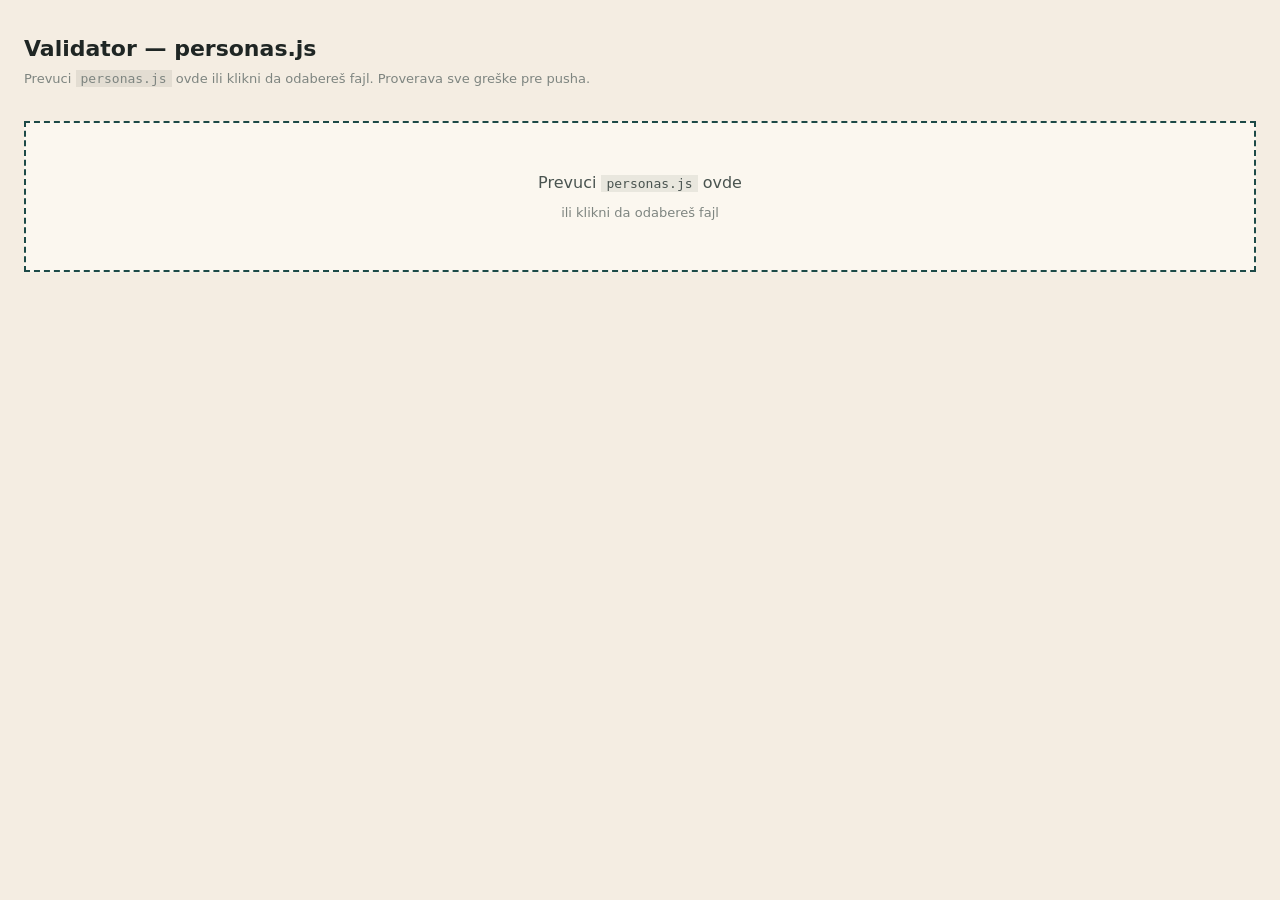
<file: validate.html>
<!DOCTYPE html>
<html lang="sr-Latn">
<head>
<meta charset="UTF-8">
<meta name="viewport" content="width=device-width, initial-scale=1.0">
<title>Validator — hpvGame</title>
<style>
*{margin:0;padding:0;box-sizing:border-box}
body{font-family:system-ui,sans-serif;background:#f4ede2;color:#1f2624;font-size:15px;line-height:1.5;min-height:100vh;padding:32px 24px}
h1{font-size:22px;font-weight:600;margin-bottom:4px}
.sub{color:#7e8580;font-size:13px;margin-bottom:32px}
.drop{border:2px dashed #1c4a47;padding:48px 32px;text-align:center;cursor:pointer;background:#fbf7ef;transition:all .2s;margin-bottom:24px}
.drop.over{background:#d5e3d8;border-color:#4a7d68}
.drop-label{font-size:16px;color:#4a5450;margin-bottom:8px}
.drop-hint{font-size:13px;color:#7e8580}
input[type=file]{display:none}
.results{display:none}
.file-info{font-size:13px;color:#7e8580;margin-bottom:20px;padding:10px 14px;background:#fbf7ef;border:1px solid rgba(31,38,36,.12)}
.summary{display:flex;gap:12px;flex-wrap:wrap;margin-bottom:24px}
.stat{padding:14px 18px;flex:1;min-width:140px}
.stat.ok{background:#d5e3d8;color:#1f2624}
.stat.err{background:#f5d9d2;color:#1f2624}
.stat.warn{background:rgba(200,149,74,.18);color:#1f2624}
.stat-n{font-size:28px;font-weight:700;line-height:1;margin-bottom:4px}
.stat-l{font-size:12px;letter-spacing:.06em;text-transform:uppercase;opacity:.7}
.section{margin-bottom:24px}
.section-hd{font-size:12px;letter-spacing:.12em;text-transform:uppercase;font-weight:600;margin-bottom:10px;padding-bottom:8px;border-bottom:1px solid rgba(31,38,36,.12)}
.section-hd.ok{color:#4a7d68}
.section-hd.err{color:#b04438}
.section-hd.warn{color:#c8954a}
.item{padding:10px 14px;margin-bottom:6px;font-size:14px;display:grid;grid-template-columns:auto 1fr;gap:10px;align-items:start}
.item.err{background:#f5d9d2;border-left:3px solid #b04438}
.item.warn{background:rgba(200,149,74,.15);border-left:3px solid #c8954a}
.item.ok{background:#d5e3d8;border-left:3px solid #4a7d68}
.item-icon{font-size:15px;margin-top:1px}
.item-body{}
.item-name{font-weight:600;color:#1f2624}
.item-msg{color:#4a5450;margin-top:2px}
code{background:rgba(31,38,36,.08);padding:1px 5px;font-family:monospace;font-size:13px}
.btn{display:inline-block;padding:10px 22px;background:#1c4a47;color:#fbf7ef;font-size:14px;font-weight:500;cursor:pointer;border:none;margin-top:8px}
.btn:hover{background:#143432}
.all-ok{padding:28px;text-align:center;background:#d5e3d8;font-size:18px;font-weight:600;color:#1f2624;margin-bottom:24px}
</style>
</head>
<body>

<h1>Validator — personas.js</h1>
<p class="sub">Prevuci <code>personas.js</code> ovde ili klikni da odabereš fajl. Proverava sve greške pre pusha.</p>

<div class="drop" id="drop">
  <div class="drop-label">Prevuci <code>personas.js</code> ovde</div>
  <div class="drop-hint">ili klikni da odabereš fajl</div>
  <input type="file" id="fileInput" accept=".js">
</div>

<div class="results" id="results"></div>

<script>
const drop = document.getElementById('drop');
const fileInput = document.getElementById('fileInput');
const results = document.getElementById('results');

drop.addEventListener('click', () => fileInput.click());
drop.addEventListener('dragover', e => { e.preventDefault(); drop.classList.add('over'); });
drop.addEventListener('dragleave', () => drop.classList.remove('over'));
drop.addEventListener('drop', e => { e.preventDefault(); drop.classList.remove('over'); handleFile(e.dataTransfer.files[0]); });
fileInput.addEventListener('change', () => handleFile(fileInput.files[0]));

function handleFile(file) {
  if (!file) return;
  const reader = new FileReader();
  reader.onload = e => validate(e.target.result, file.name, file.size);
  reader.readAsText(file);
}

function validate(src, filename, size) {
  let personas;
  const errors = [];
  const warnings = [];
  const ok = [];

  // --- Parse ---
  try {
    // Izvlačimo PERSONAS niz iz JS fajla
    const match = src.match(/const\s+PERSONAS\s*=\s*(\[[\s\S]*\]);?\s*$/m) ||
                  src.match(/const\s+PERSONAS\s*=\s*(\[[\s\S]*\])\s*;/);
    if (!match) throw new Error('Nije pronađen const PERSONAS=[...] u fajlu.');
    // eslint-disable-next-line no-new-func
    personas = Function('"use strict"; return ' + match[1])();
  } catch (err) {
    results.style.display = 'block';
    results.innerHTML = `<div class="item err"><div class="item-icon">✗</div><div class="item-body"><div class="item-name">Parse greška</div><div class="item-msg">${err.message}</div></div></div>`;
    return;
  }

  // --- Validacija svake persone ---
  personas.forEach((p, idx) => {
    const label = `Persona ${idx + 1}: ${p.name || '(bez imena)'}`;

    // Obavezna polja
    ['id','name','tag','hook'].forEach(f => {
      if (!p[f]) errors.push({ label, msg: `Nedostaje obavezno polje <code>${f}</code>.` });
    });

    // intro
    if (!Array.isArray(p.intro) || p.intro.length === 0)
      errors.push({ label, msg: 'Polje <code>intro</code> mora biti neprazan niz stringova.' });

    // start merači
    const meterKeys = ['anks','sas','otv','dec'];
    if (!p.start) {
      errors.push({ label, msg: 'Nedostaje objekat <code>start</code>.' });
    } else {
      meterKeys.forEach(k => {
        if (p.start[k] == null) errors.push({ label, msg: `Nedostaje <code>start.${k}</code>.` });
        else if (p.start[k] < 0 || p.start[k] > 100) warnings.push({ label, msg: `<code>start.${k}</code> = ${p.start[k]} je van opsega 0–100.` });
      });
    }

    // doc
    if (!p.doc || !p.doc.i || !p.doc.l)
      errors.push({ label, msg: 'Nedostaje <code>doc.i</code> ili <code>doc.l</code>.' });

    // scenes
    if (!Array.isArray(p.scenes)) {
      errors.push({ label, msg: 'Nedostaje niz <code>scenes</code>.' });
      return;
    }
    if (p.scenes.length !== 4)
      errors.push({ label, msg: `Persona ima ${p.scenes.length} scene — obavezno tačno 4.` });

    // Skupi sve unlockove i reqove po personi
    const allUnlocks = new Set();
    const allReqs = [];

    p.scenes.forEach((scene, si) => {
      const slabel = `${label} › Scena ${si + 1} (${scene.title || '?'})`;

      // Mora imati bar jedan od: docLine, docHigh, docLow, docVariants
      const hasDoc = scene.docLine || scene.docHigh || scene.docLow || scene.docVariants;
      if (!hasDoc) errors.push({ label: slabel, msg: 'Nema teksta lekara — dodaj <code>docLine</code>, <code>docHigh/Low</code> ili <code>docVariants</code>.' });

      // docVariants — proveri da ima bar low ili high ili neki tag
      if (scene.docVariants && typeof scene.docVariants === 'object') {
        if (Object.keys(scene.docVariants).length === 0)
          errors.push({ label: slabel, msg: '<code>docVariants</code> je prazan objekat.' });
      }

      if (!scene.prompt) warnings.push({ label: slabel, msg: 'Nedostaje <code>prompt</code>.' });

      if (!Array.isArray(scene.choices) || scene.choices.length === 0) {
        errors.push({ label: slabel, msg: 'Nedostaje ili je prazan niz <code>choices</code>.' });
        return;
      }
      if (scene.choices.length < 2) warnings.push({ label: slabel, msg: `Samo ${scene.choices.length} izbor — preporučeno 3–4.` });

      scene.choices.forEach((c, ci) => {
        const clabel = `${slabel} › Izbor ${ci + 1} (${c.em || '?'})`;
        if (!c.em) errors.push({ label: clabel, msg: 'Nedostaje <code>em</code> (naziv emocije).' });
        if (!c.in) warnings.push({ label: clabel, msg: 'Nedostaje <code>in</code> (unutrašnji monolog).' });
        if (!c.imp || typeof c.imp !== 'object') errors.push({ label: clabel, msg: 'Nedostaje objekat <code>imp</code>.' });
        if (!c.re) warnings.push({ label: clabel, msg: 'Nedostaje <code>re</code> (naracija posle izbora).' });

        // Skupi unlocks i reqs
        if (c.unlock) allUnlocks.add(c.unlock);
        if (c.req) allReqs.push({ tag: c.req, clabel });

        // end — obavezno u poslednjoj sceni
        if (si === p.scenes.length - 1) {
          if (!c.end) errors.push({ label: clabel, msg: 'Poslednja scena mora imati <code>end</code> na svakom izboru.' });
        }
      });
    });

    // Proveri req bez unlock
    allReqs.forEach(({ tag, clabel }) => {
      if (!allUnlocks.has(tag))
        errors.push({ label: clabel, msg: `<code>req: "${tag}"</code> nema odgovarajući <code>unlock: "${tag}"</code> nigde u ovoj personi.` });
    });

    // endings
    if (!p.endings || typeof p.endings !== 'object') {
      errors.push({ label, msg: 'Nedostaje objekat <code>endings</code>.' });
    } else {
      // Skupi sve end vrednosti iz poslednje scene
      const lastScene = p.scenes[p.scenes.length - 1];
      if (lastScene && Array.isArray(lastScene.choices)) {
        const usedEnds = new Set(lastScene.choices.filter(c => c.end).map(c => c.end));
        usedEnds.forEach(endKey => {
          if (!p.endings[endKey])
            errors.push({ label, msg: `Izbor koristi <code>end: "${endKey}"</code> ali <code>endings.${endKey}</code> ne postoji.` });
          else {
            const e = p.endings[endKey];
            if (!e.phone) warnings.push({ label: `${label} › endings.${endKey}`, msg: 'Nedostaje <code>phone</code>.' });
            if (!Array.isArray(e.opts) || e.opts.length !== 4) errors.push({ label: `${label} › endings.${endKey}`, msg: `<code>opts</code> mora imati tačno 4 elementa (ima ${e.opts ? e.opts.length : 0}).` });
            if (!Array.isArray(e.close) || e.close.length === 0) errors.push({ label: `${label} › endings.${endKey}`, msg: '<code>close</code> mora biti neprazan niz.' });
          }
        });
      }
    }

    // finalLine
    if (!p.finalLine) warnings.push({ label, msg: 'Nedostaje <code>finalLine</code>.' });

    // Sve OK za ovu personu?
    const pErrors = errors.filter(e => e.label.startsWith(label));
    const pWarns  = warnings.filter(w => w.label.startsWith(label));
    if (pErrors.length === 0 && pWarns.length === 0) {
      ok.push({ label, msg: `${p.active ? 'Aktivna' : 'Stub (active:0)'} · ${p.scenes ? p.scenes.length : 0} scene · endings: ${p.endings ? Object.keys(p.endings).join(', ') : '—'}` });
    }
  });

  // --- Render ---
  results.style.display = 'block';
  let html = `<div class="file-info">Fajl: <strong>${filename}</strong> · ${(size/1024).toFixed(1)} KB · ${personas.length} persona</div>`;

  // Summary
  html += `<div class="summary">
    <div class="stat ${errors.length === 0 ? 'ok' : 'err'}"><div class="stat-n">${errors.length}</div><div class="stat-l">Greška</div></div>
    <div class="stat ${warnings.length === 0 ? 'ok' : 'warn'}"><div class="stat-n">${warnings.length}</div><div class="stat-l">Upozorenja</div></div>
    <div class="stat ok"><div class="stat-n">${personas.length}</div><div class="stat-l">Persona ukupno</div></div>
    <div class="stat ok"><div class="stat-n">${personas.filter(p=>p.active).length}</div><div class="stat-l">Aktivnih</div></div>
  </div>`;

  if (errors.length === 0 && warnings.length === 0) {
    html += `<div class="all-ok">✓ Sve persone su ispravne — možeš da pushuješ.</div>`;
  }

  if (errors.length > 0) {
    html += `<div class="section"><div class="section-hd err">Greške (${errors.length}) — mora se popraviti pre pusha</div>`;
    errors.forEach(e => {
      html += `<div class="item err"><div class="item-icon">✗</div><div class="item-body"><div class="item-name">${e.label}</div><div class="item-msg">${e.msg}</div></div></div>`;
    });
    html += `</div>`;
  }

  if (warnings.length > 0) {
    html += `<div class="section"><div class="section-hd warn">Upozorenja (${warnings.length}) — poželjno popraviti</div>`;
    warnings.forEach(w => {
      html += `<div class="item warn"><div class="item-icon">⚠</div><div class="item-body"><div class="item-name">${w.label}</div><div class="item-msg">${w.msg}</div></div></div>`;
    });
    html += `</div>`;
  }

  if (ok.length > 0) {
    html += `<div class="section"><div class="section-hd ok">Ispravne persone (${ok.length})</div>`;
    ok.forEach(o => {
      html += `<div class="item ok"><div class="item-icon">✓</div><div class="item-body"><div class="item-name">${o.label}</div><div class="item-msg">${o.msg}</div></div></div>`;
    });
    html += `</div>`;
  }

  html += `<button class="btn" onclick="location.reload()">Validiraj novi fajl</button>`;
  results.innerHTML = html;
}
</script>
</body>
</html>
</file>
<file: styles.css>
:root{--cream:#f4ede2;--cream-warm:#ebe1cf;--paper:#fbf7ef;--ink:#1f2624;--ink-soft:#4a5450;--ink-muted:#7e8580;--teal:#1c4a47;--teal-deep:#143432;--teal-light:#2e6863;--coral:#c2553a;--coral-deep:#9a3f29;--coral-soft:#e8a690;--gold:#c8954a;--plum:#6f4060;--ok:#4a7d68;--ok-bg:#d5e3d8;--err:#b04438;--err-bg:#f5d9d2;--border:rgba(31,38,36,.12);--shadow:0 2px 4px rgba(31,38,36,.05),0 12px 32px rgba(31,38,36,.08)}
*{margin:0;padding:0;box-sizing:border-box}html{scroll-behavior:smooth}
body{font-family:'DM Sans',system-ui,sans-serif;background:var(--cream);background-image:radial-gradient(at 20% 0%,rgba(194,85,58,.06) 0%,transparent 50%),radial-gradient(at 80% 100%,rgba(28,74,71,.05) 0%,transparent 50%);color:var(--ink);font-size:16px;line-height:1.55;min-height:100vh;-webkit-font-smoothing:antialiased}
.container{max-width:820px;margin:0 auto;padding:24px 20px 80px}
.brand{display:flex;align-items:baseline;justify-content:space-between;padding:12px 0 28px;border-bottom:1px solid var(--border);margin-bottom:32px;gap:16px;flex-wrap:wrap}
.brand-mark{font-family:'Fraunces',serif;font-weight:500;font-size:18px;letter-spacing:-.01em;color:var(--teal);cursor:pointer}
.brand-mark span{color:var(--coral);font-style:italic}
.brand-meta{font-size:12px;color:var(--ink-muted);letter-spacing:.06em;text-transform:uppercase}
.lang-toggle{display:inline-flex;gap:4px;margin-left:auto;align-items:center}
.lang-pill{padding:4px 10px;font-size:12px;letter-spacing:.08em;font-family:inherit;border:1px solid var(--border);background:transparent;color:var(--ink-muted);cursor:pointer;font-weight:500}
.lang-pill:hover{background:var(--cream-warm);color:var(--ink)}
.lang-pill.active{background:var(--teal);color:var(--paper);border-color:var(--teal)}
.crumb{font-size:13px;color:var(--ink-muted);margin-bottom:20px;display:flex;gap:10px;align-items:center;flex-wrap:wrap}
.crumb a{color:var(--teal);text-decoration:none;cursor:pointer;font-weight:500}
.crumb a:hover{text-decoration:underline}
.crumb-sep{color:var(--coral)}
h1.title{font-family:'Fraunces',serif;font-weight:400;font-size:clamp(38px,6.5vw,60px);line-height:1.05;letter-spacing:-.025em;color:var(--teal-deep);margin-bottom:24px}
h1.title em{font-style:italic;color:var(--coral);font-weight:300}
h2.title{font-family:'Fraunces',serif;font-weight:500;font-size:clamp(28px,4.5vw,38px);line-height:1.1;color:var(--teal-deep);margin-bottom:12px;letter-spacing:-.015em}
.eyebrow{font-size:13px;letter-spacing:.16em;text-transform:uppercase;color:var(--coral);font-weight:500;margin-bottom:20px}
.lead{font-size:18px;line-height:1.55;color:var(--ink-soft);max-width:580px;margin-bottom:36px}
.note{background:var(--cream-warm);padding:18px 22px;border-left:3px solid var(--coral);font-size:14px;color:var(--ink-soft);line-height:1.55;border-radius:0 2px 2px 0}
.note strong{color:var(--teal);font-weight:600}
/* ── ROLE CARDS ── */
.role-grid{display:grid;grid-template-columns:1fr 1fr;gap:20px;margin-bottom:32px}
.role-card{background:var(--paper);border:1px solid var(--border);padding:30px 26px;cursor:pointer;transition:all .25s ease;text-align:left;position:relative;overflow:hidden;font-family:inherit;border-radius:0}
.role-card::before{content:"";position:absolute;top:0;left:0;width:4px;height:100%;background:var(--teal);transform:scaleY(0);transform-origin:top;transition:transform .3s ease}
.role-card.parent::before{background:var(--coral)}
.role-card:hover{transform:translateY(-3px);box-shadow:var(--shadow)}
.role-card:hover::before{transform:scaleY(1)}
.role-card-tag{font-family:'Fraunces',serif;font-size:13px;color:var(--coral);letter-spacing:.04em;text-transform:uppercase;margin-bottom:14px;font-weight:500;font-style:italic}
.role-card-title{font-family:'Fraunces',serif;font-weight:500;font-size:26px;color:var(--teal-deep);line-height:1.15;margin-bottom:12px;letter-spacing:-.015em}
.role-card-title em{color:var(--coral);font-style:italic}
.role-card-desc{font-size:14.5px;color:var(--ink-soft);line-height:1.5;margin-bottom:18px}
.role-card-meta{font-size:12px;color:var(--ink-muted);letter-spacing:.04em;text-transform:uppercase;font-weight:500;padding-top:14px;border-top:1px dashed var(--border)}
.role-card-cta{margin-top:14px;color:var(--teal);font-weight:600;font-size:14px;display:inline-flex;align-items:center;gap:6px}
.role-card.parent .role-card-cta{color:var(--coral)}
.arrow{display:inline-block;transition:transform .2s ease}
.role-card:hover .arrow,.btn:hover .arrow{transform:translateX(4px)}
/* ── PICKER CARDS ── */
.profile-grid{display:grid;grid-template-columns:repeat(auto-fit,minmax(220px,1fr));gap:12px;margin-bottom:24px}
.profile-card{background:var(--paper);border:1px solid var(--border);padding:18px 20px;cursor:pointer;transition:all .2s ease;text-align:left;font-family:inherit;width:100%}
.profile-card:hover{border-color:var(--teal);background:var(--cream-warm);transform:translateY(-2px)}
.profile-card.selected{border-color:var(--teal);background:var(--cream-warm)}
.profile-name{font-family:'Fraunces',serif;font-size:19px;font-weight:500;color:var(--teal-deep);margin-bottom:4px;line-height:1.2}
.profile-desc{font-size:14px;color:var(--ink-soft);line-height:1.45}
/* ── PERSONA CARDS ── */
.persona-grid{display:grid;grid-template-columns:repeat(auto-fit,minmax(260px,1fr));gap:14px;margin-bottom:24px}
.persona-card{background:var(--paper);border:1px solid var(--border);padding:22px 22px 18px;cursor:pointer;transition:all .2s ease;text-align:left;font-family:inherit;position:relative;width:100%}
.persona-card:hover{border-color:var(--coral);background:var(--cream-warm);transform:translateY(-2px);box-shadow:var(--shadow)}
.persona-card.disabled{opacity:.5;cursor:not-allowed}
.persona-card.disabled:hover{transform:none;background:var(--paper);border-color:var(--border);box-shadow:none}
.persona-meta{font-size:11px;letter-spacing:.1em;text-transform:uppercase;color:var(--ink-muted);margin-bottom:8px;font-weight:500}
.persona-name{font-family:'Fraunces',serif;font-size:22px;font-weight:500;color:var(--teal-deep);line-height:1.15;margin-bottom:8px}
.persona-tag{font-style:italic;font-family:'Fraunces',serif;color:var(--coral);font-size:14.5px;margin-bottom:10px;line-height:1.35}
.persona-hook{font-size:14px;color:var(--ink-soft);line-height:1.5}
.persona-badge{position:absolute;top:14px;right:14px;font-size:10px;letter-spacing:.08em;text-transform:uppercase;color:var(--ink-muted);background:var(--cream-warm);padding:4px 8px;font-weight:600}
/* ── BUTTONS ── */
.btn{font-family:'DM Sans',sans-serif;font-weight:500;font-size:15px;padding:14px 28px;border:none;cursor:pointer;transition:all .2s ease;display:inline-flex;align-items:center;gap:10px}
.btn-primary{background:var(--teal);color:var(--paper)}
.btn-primary:hover{background:var(--teal-deep);transform:translateY(-1px);box-shadow:0 4px 12px rgba(28,74,71,.25)}
.btn-coral{background:var(--coral);color:var(--paper)}
.btn-coral:hover{background:var(--coral-deep);transform:translateY(-1px);box-shadow:0 4px 12px rgba(194,85,58,.25)}
.btn-ghost{background:transparent;color:var(--teal);border:1px solid var(--teal)}
.btn-ghost:hover{background:var(--teal);color:var(--paper)}
.btn:disabled{opacity:.45;cursor:not-allowed}
/* ── PROGRESS BAR & METERS ── */
.bar-wrap{background:var(--paper);border:1px solid var(--border);padding:18px 20px 14px;margin-bottom:4px;border-bottom:none}
.bar-info{display:flex;justify-content:space-between;align-items:baseline;margin-bottom:14px;gap:12px;flex-wrap:wrap}
.bar-lbl{font-size:11px;letter-spacing:.14em;text-transform:uppercase;color:var(--ink-muted);font-weight:500}
.bar-lbl strong{color:var(--coral);font-weight:600}
.bar-step{font-family:'Fraunces',serif;font-style:italic;font-size:14px;color:var(--ink-soft)}
.pips{display:flex;gap:4px;height:3px}
.pip{flex:1;background:var(--cream-warm);transition:background .3s ease}
.pip.done{background:var(--teal)}
.pip.current{background:var(--coral)}
.meters{background:var(--paper);border:1px solid var(--border);padding:18px 20px;margin-bottom:4px;border-bottom:none}
.meter{display:grid;grid-template-columns:120px 1fr 56px;align-items:center;gap:12px;margin-bottom:10px}
.meter:last-child{margin-bottom:0}
.meter-lbl{font-size:12px;letter-spacing:.06em;text-transform:uppercase;color:var(--ink-soft);font-weight:500}
.track{height:8px;background:var(--cream-warm);position:relative;overflow:hidden}
.fill{position:absolute;top:0;left:0;bottom:0;transition:width .6s cubic-bezier(.34,1.56,.64,1)}
.fill.trust{background:linear-gradient(90deg,var(--teal-light),var(--teal))}
.fill.will{background:linear-gradient(90deg,var(--coral-soft),var(--coral))}
.fill.anks{background:linear-gradient(90deg,#d8a8a0,var(--coral-deep))}
.fill.sas{background:linear-gradient(90deg,#a8c4bf,var(--teal-light))}
.fill.otv{background:linear-gradient(90deg,#d4c08a,var(--gold))}
.meter-val{font-family:'Fraunces',serif;font-weight:500;font-size:17px;color:var(--ink);text-align:right;font-variant-numeric:tabular-nums}
.delta{display:inline-block;margin-left:4px;font-size:11px;font-weight:600;padding:1px 5px;opacity:0;transition:opacity .3s ease}
.delta.show{opacity:1}
.delta.pos{background:var(--ok-bg);color:var(--ok)}
.delta.neg{background:var(--err-bg);color:var(--err)}
/* ── SCENARIO/SCENE CARDS ── */
.card{background:var(--paper);border:1px solid var(--border);padding:32px 30px;box-shadow:var(--shadow)}
.scn-hdr{margin-bottom:24px;padding-bottom:20px;border-bottom:1px dashed var(--border)}
.scn-num{font-family:'Fraunces',serif;font-style:italic;font-size:13px;color:var(--coral);margin-bottom:6px;font-weight:500}
.scn-title{font-family:'Fraunces',serif;font-weight:500;font-size:clamp(22px,4vw,30px);line-height:1.15;color:var(--teal-deep);letter-spacing:-.015em;margin-bottom:4px}
.scn-root{font-size:13px;color:var(--ink-muted);letter-spacing:.04em}
.scn-root::before{content:"Tema · "}
.bubble{padding:22px 24px;margin-bottom:26px;border-radius:2px 16px 16px 16px}
.bubble.parent{background:var(--cream-warm)}
.bubble.doctor{background:rgba(111,64,96,.07);border-radius:16px 2px 16px 16px}
.bubble-meta{display:flex;align-items:center;gap:12px;margin-bottom:12px}
.avatar{width:34px;height:34px;border-radius:50%;color:var(--paper);display:grid;place-items:center;font-family:'Fraunces',serif;font-size:15px;font-weight:500}
.avatar.parent{background:var(--teal)}
.avatar.doctor{background:var(--plum)}
.bubble-label{font-size:12px;color:var(--ink-soft);letter-spacing:.04em;text-transform:uppercase;font-weight:500}
.speech{font-family:'Fraunces',serif;font-size:18px;line-height:1.45;color:var(--ink);font-style:italic}
.speech::before{content:"« ";color:var(--coral);font-style:normal}
.speech::after{content:" »";color:var(--coral);font-style:normal}
.bubble.doctor .speech::before,.bubble.doctor .speech::after{color:var(--plum)}
.step-eb{display:flex;align-items:center;gap:12px;margin-bottom:14px;flex-wrap:wrap}
.step-num{font-family:'Fraunces',serif;font-style:italic;color:var(--coral);font-size:17px;font-weight:500}
.step-tag{font-size:13px;letter-spacing:.14em;text-transform:uppercase;color:var(--coral);font-weight:700;padding:5px 12px;background:var(--cream-warm)}
/* ERI phase color tokens — applied to .step-eb / .review-step / .bar-step-phase */
.phase-eli .step-num,.phase-eli.step-eb .step-num{color:var(--coral)}
.phase-aff .step-num,.phase-aff.step-eb .step-num{color:var(--teal)}
.phase-ref .step-num,.phase-ref.step-eb .step-num{color:var(--gold)}
.phase-fac .step-num,.phase-fac.step-eb .step-num{color:var(--plum)}
.phase-eli .step-tag,.phase-eli.step-eb .step-tag{color:var(--coral)}
.phase-aff .step-tag,.phase-aff.step-eb .step-tag{color:var(--teal)}
.phase-ref .step-tag,.phase-ref.step-eb .step-tag{color:var(--gold)}
.phase-fac .step-tag,.phase-fac.step-eb .step-tag{color:var(--plum)}
.bar-step-phase{font-style:normal;font-weight:700;letter-spacing:.04em;font-family:'DM Sans',sans-serif;font-size:13px;text-transform:uppercase}
.bar-step-phase.phase-eli{color:var(--coral)}
.bar-step-phase.phase-aff{color:var(--teal)}
.bar-step-phase.phase-ref{color:var(--gold)}
.bar-step-phase.phase-fac{color:var(--plum)}
/* Igra 02 framing intro */
.g2-intro{background:var(--paper);border:1px solid var(--border);border-left:3px solid var(--coral);padding:22px 26px;margin:22px 0 26px}
.g2-intro-h{font-family:'Fraunces',serif;font-size:20px;color:var(--teal-deep);font-weight:500;margin-bottom:14px;letter-spacing:-.01em}
.g2-intro p{font-size:15px;line-height:1.6;color:var(--ink);margin-bottom:14px}
.g2-intro p:last-child{margin-bottom:0}
.g2-intro strong{color:var(--teal-deep)}
.g2-intro-list{margin:0 0 14px 0;padding:0;list-style:none}
.g2-intro-list li{font-size:14.5px;line-height:1.55;color:var(--ink-soft);padding:10px 0 10px 20px;position:relative;border-bottom:1px dashed var(--border)}
.g2-intro-list li:last-child{border-bottom:none}
.g2-intro-list li::before{content:"·";color:var(--coral);position:absolute;left:4px;font-weight:700;font-size:24px;line-height:1;top:6px}
.g2-intro-list li strong{display:block;color:var(--teal-deep);margin-bottom:3px;font-weight:600}
.g2-intro-meta{font-style:italic;color:var(--ink-muted);font-size:13.5px;font-family:'Fraunces',serif}
.prompt{font-family:'Fraunces',serif;font-size:20px;line-height:1.3;color:var(--teal-deep);font-weight:500;margin-bottom:20px;letter-spacing:-.01em}
/* ── CHOICES ── */
.choices{display:flex;flex-direction:column;gap:10px}
.choice{background:var(--paper);border:1px solid var(--border);padding:16px 20px;cursor:pointer;text-align:left;font-family:inherit;font-size:15px;line-height:1.5;color:var(--ink);transition:all .2s ease;width:100%}
.choice:hover{border-color:var(--teal);background:var(--cream-warm);transform:translateX(2px)}
.choice:disabled{cursor:default;transform:none;opacity:.55}
.choice.sel{opacity:1;border-color:var(--teal)}
.choice.sel.good{border-color:var(--ok);background:var(--ok-bg)}
.choice.sel.bad{border-color:var(--err);background:var(--err-bg)}
.choice.sel.neutral{background:rgba(200,149,74,.15);border-color:var(--gold)}
/* parent-game choice (feelings) */
.choice-f{background:var(--paper);border:1px solid var(--border);padding:14px 18px;cursor:pointer;text-align:left;font-family:inherit;transition:all .2s ease;width:100%}
.choice-f:hover{border-color:var(--coral);background:var(--cream-warm);transform:translateX(2px)}
.choice-f:disabled{cursor:default;transform:none;opacity:.55}
.choice-f.sel{border-color:var(--coral);background:var(--cream-warm)}
.feel-em{font-weight:600;font-size:14.5px;color:var(--ink);margin-bottom:3px}
.feel-in{font-family:'Fraunces',serif;font-style:italic;color:var(--ink-soft);font-size:14.5px;line-height:1.4}
/* feedback */
.fb{margin-top:18px;padding:18px 20px;border-left:3px solid var(--coral);background:var(--cream-warm);animation:slide .35s ease}
.fb.good{border-left-color:var(--ok)}
.fb.bad{border-left-color:var(--err)}
.fb.neutral{border-left-color:var(--gold)}
@keyframes slide{from{opacity:0;transform:translateY(-8px)}to{opacity:1;transform:translateY(0)}}
.fb-lbl{font-size:11px;letter-spacing:.14em;text-transform:uppercase;color:var(--ink-muted);margin-bottom:6px;font-weight:600}
.fb-lbl.good{color:var(--ok)}
.fb-lbl.bad{color:var(--err)}
.fb-lbl.neutral{color:var(--gold)}
.fb-impact{display:flex;flex-wrap:wrap;gap:6px;margin:6px 0 10px}
.fb-pill{display:inline-flex;align-items:center;font-size:12.5px;font-weight:600;padding:3px 9px;letter-spacing:.01em}
.fb-pill.pos{background:var(--ok-bg);color:var(--ok)}
.fb-pill.neg{background:var(--err-bg);color:var(--err)}
/* end-of-scenario review */
.review{background:var(--paper);border:1px solid var(--border);border-left:3px solid var(--teal);padding:24px 22px;margin-top:24px}
.review-title{font-family:'Fraunces',serif;font-size:20px;color:var(--teal-deep);margin-bottom:18px;font-weight:500;letter-spacing:-.01em}
.review-cap{background:var(--cream-warm);padding:18px 20px;margin-bottom:22px;border-left:3px solid var(--coral)}
.review-cap-lbl{font-family:'Fraunces',serif;font-style:italic;color:var(--coral);font-size:12px;letter-spacing:.06em;text-transform:uppercase;margin-bottom:10px;font-weight:500}
.review-cap-vals{display:flex;flex-wrap:wrap;gap:10px;margin-bottom:12px}
.cap-pair{font-size:14.5px;color:var(--ink-soft);padding:5px 12px;background:var(--paper);border:1px solid var(--border)}
.cap-pair strong{font-size:18px;color:var(--teal-deep);font-weight:600;margin:0 4px;font-family:'Fraunces',serif}
.cap-pair.pos{background:var(--ok-bg);color:var(--ok);border-color:var(--ok-bg)}
.cap-pair.pos strong{color:var(--ok)}
.cap-pair.neg{background:var(--err-bg);color:var(--err);border-color:var(--err-bg)}
.cap-pair.neg strong{color:var(--err)}
.review-cap-why{font-size:13.5px;color:var(--ink-soft);line-height:1.55;font-family:'Fraunces',serif;font-style:italic}
.review-cap-why strong{font-style:normal;color:var(--teal);font-family:'DM Sans',sans-serif;font-weight:600}
.review-step{margin-bottom:20px;padding-bottom:18px;border-bottom:1px dashed var(--border)}
.review-step:last-child{border-bottom:none;padding-bottom:0;margin-bottom:0}
.review-step-hdr{display:flex;align-items:center;gap:10px;margin-bottom:10px;flex-wrap:wrap}
.review-step-hdr .step-num{font-family:'Fraunces',serif;font-style:italic;color:var(--coral);font-size:13px;font-weight:500}
.review-step-hdr .step-tag{font-size:12px;letter-spacing:.08em;text-transform:uppercase;color:var(--teal);font-weight:600;padding:2px 8px;background:var(--cream-warm)}
.review-step.phase-eli .step-tag,.review-step.phase-eli .step-num{color:var(--coral)}
.review-step.phase-aff .step-tag,.review-step.phase-aff .step-num{color:var(--teal-deep)}
.review-step.phase-ref .step-tag,.review-step.phase-ref .step-num{color:var(--gold)}
.review-step.phase-fac .step-tag,.review-step.phase-fac .step-num{color:var(--plum)}
.review-attempts{font-size:11.5px;color:var(--ink-muted);letter-spacing:.04em;margin-left:auto}
.review-attempt{padding-left:14px;border-left:2px solid var(--cream-warm);margin-bottom:14px}
.review-attempt:last-child{margin-bottom:0}
.review-attempt.pos{border-left-color:var(--ok)}
.review-attempt.neg{border-left-color:var(--err)}
.review-attempt-num{font-size:11px;color:var(--ink-muted);letter-spacing:.06em;text-transform:uppercase;margin-bottom:4px;font-weight:600}
.review-attempt-hdr{display:flex;align-items:flex-start;gap:8px;margin-bottom:6px}
.review-icon{font-size:14px;font-weight:700;flex-shrink:0;line-height:1.4}
.review-icon.pos{color:var(--ok)}
.review-icon.neg{color:var(--err)}
.review-opt{font-size:14.5px;color:var(--ink);line-height:1.4;font-family:'Fraunces',serif;font-style:italic}
.review-fb{font-size:13.5px;color:var(--ink-soft);line-height:1.5;margin-top:6px}
.review-fb strong{color:var(--teal)}
.review-fb em{font-family:'Fraunces',serif;font-style:italic;color:var(--ink)}
.review-correct{margin-top:12px;padding:10px 14px;background:var(--ok-bg);font-size:13.5px;color:var(--ok);line-height:1.45}
.review-correct strong{color:var(--ok)}
.review-opt-em{font-size:14.5px;color:var(--ink);font-weight:600;margin-bottom:4px}
.review-opt-in{font-style:italic;font-family:'Fraunces',serif;color:var(--ink-soft);font-size:14px;margin-bottom:8px}
.fb-text{font-size:14.5px;line-height:1.55;color:var(--ink)}
.fb-text strong{color:var(--teal)}
.fb-text em{font-family:'Fraunces',serif;color:var(--ink);font-style:italic}
.next-wrap{margin-top:22px;display:flex;justify-content:flex-end}
/* persona intro */
.intro-card{background:var(--paper);border:1px solid var(--border);padding:36px 32px;box-shadow:var(--shadow)}
.intro-eb{font-size:11px;letter-spacing:.16em;text-transform:uppercase;color:var(--coral);margin-bottom:10px;font-weight:500}
.intro-name{font-family:'Fraunces',serif;font-weight:500;font-size:clamp(30px,5vw,42px);color:var(--teal-deep);line-height:1.1;margin-bottom:6px;letter-spacing:-.02em}
.intro-tag{font-family:'Fraunces',serif;font-style:italic;color:var(--coral);font-size:17px;margin-bottom:22px;line-height:1.4}
.intro-text{font-family:'Fraunces',serif;font-size:18px;line-height:1.55;color:var(--ink);margin-bottom:26px}
.intro-text p{margin-bottom:12px}
.intro-text p:last-child{margin-bottom:0}
.intro-text em{color:var(--coral);font-style:italic}
.intro-state{background:var(--cream-warm);padding:16px 20px;margin-bottom:24px;font-size:14px;color:var(--ink-soft);border-left:3px solid var(--coral)}
.intro-state strong{color:var(--teal)}
.intro-state-why{margin-top:8px;font-size:13.5px;color:var(--ink-soft);line-height:1.5}
.intro-state-why em{color:var(--ink);font-family:'Fraunces',serif;font-style:italic}
.state-breakdown{list-style:none;padding:0;margin:10px 0 12px;display:grid;grid-template-columns:auto auto 1fr;gap:6px 14px;align-items:baseline}
.state-breakdown li{display:contents;font-size:13.5px;line-height:1.5}
.state-breakdown .sb-name{color:var(--teal-deep);font-weight:500;white-space:nowrap}
.state-breakdown .sb-val{color:var(--teal);font-weight:600;font-variant-numeric:tabular-nums;text-align:right}
.state-breakdown .sb-why{font-family:'Fraunces',serif;font-style:italic;color:var(--ink)}
@media(max-width:560px){
  .state-breakdown{grid-template-columns:1fr;gap:4px}
  .state-breakdown li{display:block;margin-bottom:6px}
  .state-breakdown .sb-val{margin-left:6px;text-align:left}
  .state-breakdown .sb-why{display:block;margin-top:2px}
}
/* HCP start-of-scenario note */
.start-note{background:var(--cream-warm);padding:14px 18px;margin-top:14px;margin-bottom:4px;border-left:3px solid var(--coral);font-size:13.5px;color:var(--ink-soft);line-height:1.55}
.start-note-lbl{font-family:'Fraunces',serif;font-style:italic;color:var(--coral);font-size:12px;letter-spacing:.04em;text-transform:uppercase;margin-bottom:4px;font-weight:500}
.start-note-vals{color:var(--teal);font-weight:500;margin-bottom:6px;font-size:14px}
.start-note-vals strong{color:var(--teal-deep);font-weight:600}
.start-note-why{font-family:'Fraunces',serif;font-style:italic;color:var(--ink)}
/* parent scene */
.scene-narr{font-family:'Fraunces',serif;font-size:16px;line-height:1.55;color:var(--ink-soft);font-style:italic;margin-bottom:20px;padding:14px 18px;border-left:2px solid var(--coral-soft);background:rgba(232,166,144,.07)}
.scene-narr p{margin-bottom:6px}
.scene-narr p:last-child{margin-bottom:0}
/* parent ending */
.end-card{background:var(--paper);border:1px solid var(--border);padding:36px 32px;box-shadow:var(--shadow)}
.end-eb{font-size:11px;letter-spacing:.16em;text-transform:uppercase;color:var(--coral);margin-bottom:14px;font-weight:500}
.end-narr{font-family:'Fraunces',serif;font-size:18px;line-height:1.65;color:var(--ink);margin-bottom:24px}
.end-narr p{margin-bottom:10px}
.end-narr em{color:var(--coral);font-style:italic}
.end-divider{margin:28px 0;padding-top:24px;border-top:1px dashed var(--border)}
.end-final{font-family:'Fraunces',serif;font-style:italic;color:var(--ink-muted);font-size:15px;text-align:center;margin-top:28px;padding-top:20px;border-top:1px solid var(--border)}
/* HCP summary */
.summary{background:var(--paper);border:1px solid var(--border);padding:44px 36px;box-shadow:var(--shadow)}
.summary h2{font-family:'Fraunces',serif;font-size:clamp(30px,5vw,42px);line-height:1.05;color:var(--teal-deep);font-weight:400;letter-spacing:-.02em;margin-bottom:20px}
.summary h2 em{color:var(--coral);font-style:italic}
.sum-score{display:grid;grid-template-columns:repeat(auto-fit,minmax(160px,1fr));gap:14px;margin:28px 0}
.sum-stat{background:var(--cream-warm);padding:20px 18px}
.sum-stat-lbl{font-size:11px;letter-spacing:.1em;text-transform:uppercase;color:var(--ink-muted);margin-bottom:6px;font-weight:500}
.sum-stat-val{font-family:'Fraunces',serif;font-size:30px;color:var(--teal);font-weight:500;line-height:1}
.sum-stat-val em{font-style:italic;color:var(--coral);font-size:18px;margin-left:4px}
.sum-takes{margin-top:28px}
.sum-takes h3{font-family:'Fraunces',serif;font-size:20px;color:var(--teal-deep);margin-bottom:16px;font-weight:500}
.take{display:grid;grid-template-columns:28px 1fr;gap:12px;padding:12px 0;border-bottom:1px dashed var(--border)}
.take:last-child{border-bottom:none}
.take-num{font-family:'Fraunces',serif;font-style:italic;font-size:20px;color:var(--coral);font-weight:500}
.take-text{font-size:15px;line-height:1.5;color:var(--ink-soft)}
.take-text strong{color:var(--ink);font-weight:600}
.sum-cta{margin-top:30px;padding-top:24px;border-top:1px solid var(--border);display:flex;gap:12px;flex-wrap:wrap}
.cite{margin-top:24px;padding-top:20px;border-top:1px solid var(--border);font-size:12px;color:var(--ink-muted);line-height:1.5}
.cite a{color:var(--teal)}
/* utility */
.hidden{display:none!important}
.fade-in{animation:fade .4s ease}
@keyframes fade{from{opacity:0;transform:translateY(8px)}to{opacity:1;transform:translateY(0)}}
/* ── SIDE PANEL LAYOUT (parent game) ── */
.game-layout{display:grid;grid-template-columns:1fr 232px;grid-template-areas:"main side";gap:20px;align-items:start}
.game-main{grid-area:main;min-width:0}
.game-side{grid-area:side;position:sticky;top:16px}
.side-meters{background:var(--paper);border:1px solid var(--border);padding:20px 18px;box-shadow:var(--shadow)}
.side-meters-hd{font-size:11px;letter-spacing:.14em;text-transform:uppercase;color:var(--coral);font-weight:600;margin-bottom:16px;padding-bottom:12px;border-bottom:1px dashed var(--border);font-family:'DM Sans',sans-serif}
.meter-v{margin-bottom:18px}
.meter-v:last-child{margin-bottom:0}
.meter-v.meter-v-key{margin-top:18px;padding-top:18px;border-top:1px dashed var(--border)}
.meter-v-top{display:flex;justify-content:space-between;align-items:baseline;margin-bottom:6px;gap:8px}
.meter-v-lbl{font-size:11px;letter-spacing:.08em;text-transform:uppercase;color:var(--ink-soft);font-weight:600}
.meter-v-val{font-family:'Fraunces',serif;font-weight:500;font-size:16px;color:var(--ink);font-variant-numeric:tabular-nums;line-height:1}
.meter-v-track{height:7px;background:var(--cream-warm);position:relative;overflow:hidden;border-radius:1px}
.meter-v-anno{display:flex;justify-content:space-between;margin-top:6px;font-size:9.5px;letter-spacing:.04em;text-transform:uppercase;color:var(--ink-muted);font-weight:500}
.fill.dec{background:linear-gradient(90deg,#b8c9b3,var(--teal))}
/* meter delta animation tweaks for side panel */
.meter-v .delta{font-size:10px;padding:1px 4px;margin-left:5px}

@media (max-width:820px){
.game-layout{grid-template-columns:1fr;grid-template-areas:"side" "main";gap:0}
.game-side{position:sticky;top:0;z-index:10;margin-bottom:4px}
.side-meters{display:grid;grid-template-columns:1fr 1fr;gap:14px 18px;padding:14px 16px;border-bottom:2px solid var(--cream-warm)}
.side-meters-hd{grid-column:1/-1;margin-bottom:4px;padding-bottom:8px}
.meter-v{margin-bottom:0}
.meter-v.meter-v-key{margin-top:0;padding-top:0;border-top:none}
.meter-v.meter-v-key .meter-v-lbl{color:var(--teal)}
.meter-v-anno{display:none}
}
@media (max-width:640px){
.side-meters{padding:12px 14px;gap:10px 14px}
.meter-v-lbl{font-size:10px}
.meter-v-val{font-size:14px}
.meter-v-track{height:6px}
}
@media (max-width:640px){
.container{padding:16px 14px 60px}
.card,.intro-card,.end-card,.summary{padding:24px 20px}
.meter{grid-template-columns:90px 1fr 50px;gap:8px}
.meter-lbl{font-size:11px}
.meter-val{font-size:15px}
.sum-score{grid-template-columns:1fr 1fr}
.role-grid{grid-template-columns:1fr}
.speech{font-size:16.5px}
.prompt{font-size:18px}
.intro-text,.end-narr{font-size:16.5px}
}
</file>
